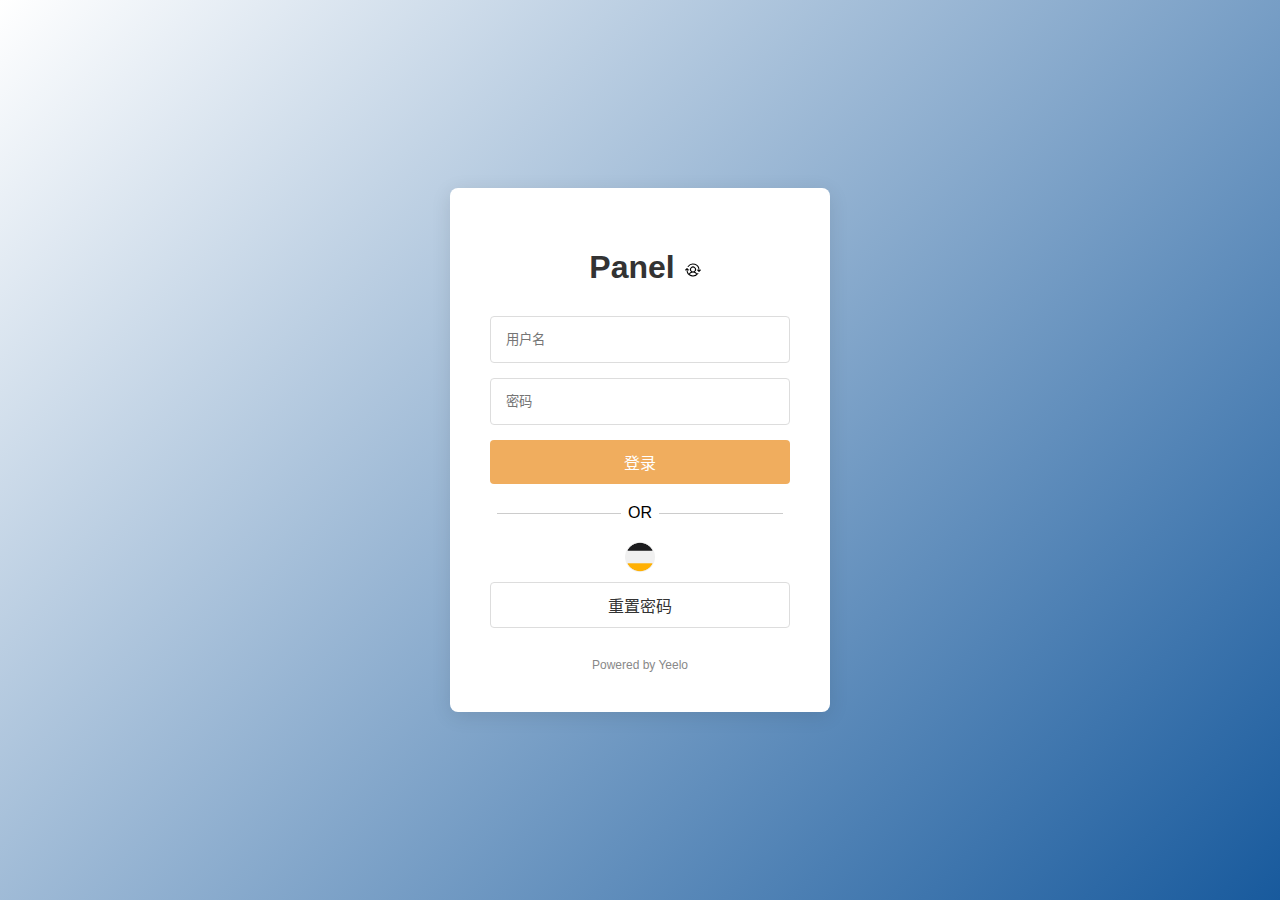
<file: src/main/resources/static/account.html>
<!DOCTYPE html>
<html lang="en">
<head>
    <link rel="icon" href="pics/humbleicons--coffee.svg" type="image/x-icon">
    <meta charset="UTF-8">
    <meta name="viewport" content="width=device-width, initial-scale=1.0">
    <title>Pandora Helper</title>
    <style>
        button {
            background-color: #43cea2;
            color: #fff;
            border: none;
            padding: 8px 15px;
            border-radius: 4px;
            cursor: pointer;
            transition: all 0.2s ease;
            font-size: 0.9em;
            font-weight: 600;
        }

        button:hover {
            background-color: #2980b9;
            transform: translateY(-1px);
            box-shadow: 0 2px 5px rgba(0, 0, 0, 0.1);
        }

        body, html {
            font-family: Arial, sans-serif;
            margin: 0;
            padding: 0;
            height: 100%;
            background-color: #f5f5f5;
        }

        .container {
            display: flex;
            height: 100%;
        }

        .sidebar {
            width: 220px;
            background-color: #ffffff;
            padding: 20px;
            box-shadow: 2px 0 5px rgba(0, 0, 0, 0.1);
            position: fixed; /* 固定导航栏 */
            height: 100%; /* 确保导航栏占满左侧高度 */
        }

        .sidebar h2 {
            color: #0e8f6f;
            margin-bottom: 20px;
            font-size: 22px;
        }

        .sidebar ul {
            list-style-type: none;
            padding: 0;
        }

        .sidebar li {
            margin-bottom: 15px;
        }

        .sidebar a {
            color: #333;
            text-decoration: none;
            font-size: 18px;
            display: block;
            padding: 10px 15px;
            border-radius: 4px;
            transition: background-color 0.3s, color 0.3s;
        }

        .sidebar a:hover, .sidebar a.active {
            background-color: #0e8f6f;
            color: #fff;
        }

        .main-content {
            margin-left: 240px; /* 确保内容部分从导航栏右侧开始 */
            padding: 20px;
            flex-grow: 1;
        }

        .panel {
            background-color: #ffffff;
            border-radius: 5px;
            padding: 20px;
            box-shadow: 0 2px 5px rgba(0, 0, 0, 0.1);
        }

        .search-bar {
            display: flex;
            margin-bottom: 20px;
        }

        .search-bar input {
            flex-grow: 1;
            padding: 10px;
            border: 1px solid #ddd;
            border-radius: 4px 0 0 4px;
        }

        .search-bar button {
            padding: 10px 20px;
            background-color: #0e8f6f;
            color: white;
            border: none;
            border-radius: 0 4px 4px 0;
            cursor: pointer;
        }

        table {
            width: 100%;
            border-collapse: collapse;
        }

        th, td {
            text-align: left;
            padding: 12px;
            border-bottom: 1px solid #ddd;
        }

        th {
            background-color: #f2f2f2;
        }

        .action-buttons button {
            margin-right: 5px;
            padding: 5px 10px;
            border: none;
            border-radius: 4px;
            cursor: pointer;
        }

        .refresh-btn {
            background-color: #0e8f6f;
            color: white;
        }

        .open-share-btn {
            background-color: #0e8f6f;
            color: white;
        }

        .distribute-claude-btn {
            background-color: #6fafd2;
            color: white;
        }

        .distribute-gpt-btn {
            background-color: #43cea2;
            color: white;
        }

        .update-parent-btn {
            background-color: #f0ad99;
            color: white;
        }

        .edit-btn {
            background-color: #f0ad4e;
            color: white;
        }

        .delete-btn {
            background-color: #d9534f;
            color: white;
        }

        .create-new {
            float: right;
            padding: 10px 20px;
            background-color: #0e8f6f;
            color: white;
            border: none;
            border-radius: 4px;
            cursor: pointer;
            margin-bottom: 20px;
        }

        /*.modal {*/
        /*    display: none;*/
        /*    position: fixed;*/
        /*    z-index: 1;*/
        /*    left: 0;*/
        /*    top: 0;*/
        /*    width: 100%;*/
        /*    height: 100%;*/
        /*    overflow: auto;*/
        /*    background-color: rgba(0, 0, 0, 0.4);*/
        /*}*/

        .modal-content {
            background-color: #fefefe;
            padding: 20px;
            border: 1px solid #888;
            width: auto; /* 适应内容宽度 */
            max-width: 500px; /* 最大宽度 */
            border-radius: 5px;
            box-shadow: 0 4px 8px rgba(0, 0, 0, 0.1);
        }

        @media (max-width: 600px) {
            .modal-content {
                max-width: 90%; /* 在小屏幕上占更大比例的宽度 */
            }
        }

        .close {
            color: #aaa;
            float: right;
            font-size: 28px;
            font-weight: bold;
            cursor: pointer;
        }

        .close:hover,
        .close:focus {
            color: black;
            text-decoration: none;
            cursor: pointer;
        }

        .ellipsis {
            max-width: 120px; /* 设置最大宽度，根据实际需求调整 */
            overflow: hidden;
            text-overflow: ellipsis;
            white-space: nowrap;
            display: block; /* 确保应用block布局 */
        }

        .share-ellipsis {
            max-width: 150px; /* 设置最大宽度，根据实际需求调整 */
            overflow: hidden;
            text-overflow: ellipsis;
            white-space: nowrap;
            display: block; /* 确保应用block布局 */
        }

        .modal {
            display: none;
            justify-content: center; /* 水平居中 */
            align-items: center; /* 垂直居中 */
            position: fixed;
            z-index: 1;
            left: 0;
            top: 0;
            width: 100%;
            height: 100%;
            overflow: auto;
            background-color: rgba(0, 0, 0, 0.4);
        }

        form {
            background-color: white;
            padding: 2rem;
            border-radius: 8px;
            box-shadow: 0 4px 6px rgba(0, 0, 0, 0.1);
            width: 300px;
        }

        label {
            display: block;
            margin-top: 1rem;
            margin-bottom: 0.5rem;
            color: #666;
        }

        input[type="email"],
        input[type="password"],
        input[type="text"] {
            width: 100%;
            padding: 0.5rem;
            border: 1px solid #ddd;
            border-radius: 4px;
            box-sizing: border-box;
        }

        .checkbox-container {
            display: flex;
            align-items: center;
            margin-top: 1rem;
        }

        .checkbox-container label {
            margin-top: 0;
            margin-left: 0.5rem;
        }

        .tanchuang-button {
            display: block;
            width: 100%;
            padding: 0.75rem;
            background-color: #0e8f6f;
            color: white;
            border: none;
            border-radius: 4px;
            cursor: pointer;
            margin-top: 1.5rem;
            font-size: 1rem;
        }

        /* 基本开关样式 */
        .switch {
            position: relative;
            display: inline-block;
            width: 60px;
            height: 34px;
        }

        /* 隐藏默认的复选框 */
        .switch input {
            opacity: 0;
            width: 0;
            height: 0;
        }

        /* 滑块样式 */
        .slider {
            position: absolute;
            cursor: pointer;
            top: 0;
            left: 0;
            right: 0;
            bottom: 0;
            background-color: #ccc;
            transition: .4s;
            border-radius: 34px;
        }

        /* 滑块::before 伪元素样式 */
        .slider:before {
            position: absolute;
            content: "";
            height: 26px;
            width: 26px;
            left: 4px;
            bottom: 4px;
            background-color: white;
            transition: .4s;
            border-radius: 50%;
        }

        /* 检查复选框是否被选中，更改滑块颜色 */
        input:checked + .slider {
            background-color: #2196F3;
        }

        /* 检查复选框是否被选中，移动滑块位置 */
        input:checked + .slider:before {
            transform: translateX(26px);
        }

        /* 可选：增加鼠标悬停效果 */
        .slider:hover {
            background-color: #7b7b7b;
        }

        #add-type {
            width: 100%;
            padding: 0.5rem;
            border: 1px solid #ddd;
            border-radius: 4px;
            box-sizing: border-box;
        }

        #configSelect {
            width: 100%;
            padding: 0.5rem;
            border: 1px solid #ddd;
            border-radius: 4px;
            box-sizing: border-box;
        }

        .clickable {
            cursor: pointer;
        }

        tbody {
            font-size: 0.95em;
        }

        tbody tr {
            transition: all 0.2s ease-in-out;
            border-radius: 4px;
        }

        tbody tr:nth-child(even) {
            background-color: #f8f9fa;
        }

        tbody tr:hover {
            background-color: #e9ecef;
            transform: translateY(-2px);
            box-shadow: 0 4px 6px rgba(0, 0, 0, 0.1);
        }

        tbody td {
            padding: 12px 15px;
            vertical-align: middle;
            border-bottom: 1px solid #dee2e6;
            transition: all 0.2s ease-in-out;
        }

        tbody tr:last-child td {
            border-bottom: none;
        }

        tbody td:first-child {
            font-weight: 500;
            color: #495057;
        }

        /*tbody td:not(:first-child) {*/
        /*    color: #6c757d;*/
        /*}*/

        tbody td:last-child {
            text-align: left;
        }

        /* 为长文本添加省略号 */
        tbody td.truncate {
            max-width: 200px;
            white-space: nowrap;
            overflow: hidden;
            text-overflow: ellipsis;
        }

        /* 为状态类的列添加特殊样式 */
        tbody td.status {
            font-weight: 600;
        }

        tbody td.status-active {
            color: #28a745;
        }

        tbody td.status-inactive {
            color: #dc3545;
        }

        /* 为操作按钮添加样式 */
        tbody td .action-btn {
            padding: 6px 12px;
            border-radius: 4px;
            background-color: #007bff;
            color: white;
            text-decoration: none;
            font-size: 0.9em;
            transition: background-color 0.2s ease-in-out;
        }

        tbody td .action-btn:hover {
            background-color: #0056b3;
        }

        /* 表格整体样式 */
        table {
            width: 100%;
            border-collapse: separate;
            border-spacing: 0;
            margin-bottom: 1rem;
            font-size: 0.9em;
            border: 1px solid #e0e0e0;
            border-radius: 8px;
            overflow: hidden;
            box-shadow: 0 0 20px rgba(0, 0, 0, 0.05);
        }

        /* 表头样式 */
        thead {
            background-color: #f5f5f5;
        }

        thead tr {
            background-color: #f5f5f5;
            color: #333;
            text-align: left;
            font-weight: bold;
        }

        thead th {
            padding: 12px 15px;
            border-bottom: 2px solid #e0e0e0;
        }

        /* 表格行样式 */
        tr {
            border-bottom: 1px solid #e0e0e0;
        }

        tr:last-child {
            border-bottom: none;
        }

        tbody tr:nth-child(even) {
            background-color: #fafafa;
        }

        tbody tr:hover {
            background-color: #f0f0f0;
            transition: background-color 0.3s ease;
        }

        /* 表格单元格样式 */
        td, th {
            padding: 12px 15px;
            text-align: left;
        }

        /* 首列样式 */
        td:first-child, th:first-child {
            padding-left: 20px;
        }

        /* 末列样式 */
        td:last-child, th:last-child {
            padding-right: 20px;
        }

        /* 状态样式 */
        .status {
            padding: 5px 10px;
            border-radius: 20px;
            font-weight: bold;
        }

        .status-active {
            background-color: #e8f5e9;
            color: #2e7d32;
        }

        .status-inactive {
            background-color: #ffebee;
            color: #c62828;
        }

        /* 操作按钮样式 */
        .action-btn {
            padding: 6px 12px;
            border-radius: 4px;
            background-color: #2196f3;
            color: white;
            text-decoration: none;
            font-size: 0.9em;
            transition: background-color 0.2s ease-in-out;
        }

        .action-btn:hover {
            background-color: #1976d2;
        }

        .pagination {
            display: flex;
            justify-content: center;
            margin-top: 20px;
        }

        .pagination button {
            margin: 0 5px;
            padding: 5px 10px;
            cursor: pointer;
        }

        #auditSelect {
            width: 100%;
            padding: 0.5rem;
            border: 1px solid #ddd;
            border-radius: 2px;
            box-sizing: border-box;
        }
    </style>
</head>
<body>

<div class="container">
    <div class="sidebar">
        <h2>Pandora Helper</h2>
        <ul>
            <li><a href="#" id="accountNav" class="active">账号管理</a></li>
            <li><a href="#" id="shareNav">分享管理</a></li>
            <li><a href="#" id="carNav">停车场</a></li>
        </ul>
    </div>
    <div class="main-content">
        <div id="accountPanel" class="panel">
            <h2>账号管理</h2>
            <div class="search-bar">
                <input id="email-query" type="email-query" placeholder="Email">
                <button onclick="emailQuery()">查询</button>
            </div>
            <button class="create-new" onclick="openModal('accountModal')">新增</button>
            <table>
                <thead>
                <tr>
                    <th>邮箱</th>
                    <!--                    <th>密码</th>-->
                    <th>账号类型</th>
                    <th>Access Token</th>
                    <th>共享</th>
                    <th>更新时间</th>
                    <th>共享</th>
                    <th>操作</th>
                </tr>
                </thead>
                <tbody id="accountTableBody">

                </tbody>

            </table>
            <div class="pagination">
                <button id="accountPrevBtn">上一页</button>
                <span id="accountPageInfo"></span>
                <button id="accountNextBtn">下一页</button>
            </div>
        </div>
    </div>
</div>


<div id="auditModal" class="modal">
    <div class="modal-content">
        <span class="close" onclick="closeModal('auditModal')">&times;</span>
        <h2>审核</h2>
        <form>
            <input type="hidden" id="audit_account_id" name="audit_account_id">
            <label for="auditSelect">选择申请：</label>
            <select id="auditSelect">
                <!--                <option value="option1">选项1</option>-->
                <!--                <option value="option2">选项2</option>-->
            </select>
            <button class="tanchuang-button" type="button" onclick="submitAudit(true)">通过</button>
            <button class="tanchuang-button" type="button" style="background-color: #d9534f" onclick="submitAudit(false)">拒绝</button>
        </form>
    </div>
</div>

<div id="accountModal" class="modal">
    <div class="modal-content">
        <span class="close" onclick="closeModal('accountModal')">&times;</span>
        <h2>新增账号</h2>
        <form style="padding-top: 20px; padding-bottom: 20px">
            <label for="add-name">账号名称(用于展示)</label>
            <input type='text' id="add-name" name="add-name">

            <label for="add-email">邮箱</label>
            <input type="email" id="add-email" name="add-email" required>

            <label for="add-type">账号类型</label>
            <select id="add-type" name="add-type" required>
                <option value=1>ChatGPT</option>
                <option value=2>Claude</option>
            </select>

            <!--            <div class="checkbox-container">-->
            <label for="toggleSwitch">是否共享</label>
            <label class="switch" style="margin-top: 4px; margin-bottom: 4px">
                <input type="checkbox" id="toggleSwitch">
                <span class="slider round"></span>
            </label>

            <!--                <input type="checkbox" id="toggleSwitch">-->
            <!--            </div>-->
            <input type="hidden" id="toggleValue" name="toggleValue" value="0">


            <label for="add-account-refresh-token">Refresh Token</label>
            <input type="text" id="add-account-refresh-token" name="add-account-refresh-token">

            <label for="add-account-access-token">Access Token</label>
            <input type="text" id="add-account-access-token" name="add-account-access-token">

            <!--            <label for="add-account-comment">备注</label>-->
            <!--            <input type="text" id="add-account-comment" name="add-account-comment">-->

            <button class="tanchuang-button" type="button" onclick="addAccount()">保存</button>
        </form>
    </div>
</div>

<div id="accountUpdateModal" class="modal">
    <div class="modal-content">
        <span class="close" onclick="closeModal('accountUpdateModal')">&times;</span>
        <h2>修改账号</h2>
        <form style="padding-top: 20px; padding-bottom: 20px">
            <input type="hidden" id="update-userId" name="userId">
            <label for="update-email">邮箱</label>
            <input type="email" id="update-email" name="update-email">

            <label for="update-name">账号名称(用于展示)</label>
            <input type='text' id="update-name" name="update-name">

            <!--            <div class="checkbox-container">-->
            <label for="toggleSwitch">是否共享</label>
            <label class="switch" style="margin-top: 4px; margin-bottom: 4px">
                <input type="checkbox" id="toggleSwitchUpdate">
                <span class="slider round"></span>
            </label>

            <!--                <input type="checkbox" id="toggleSwitch">-->
            <!--            </div>-->
            <input type="hidden" id="toggleValueUpdate" name="toggleValue" value="0">


            <label for="update-account-refresh-token">Refresh Token</label>
            <input type="text" id="update-account-refresh-token" name="update-account-refresh-token">

            <label for="update-account-access-token">Access Token</label>
            <input type="text" id="update-account-access-token" name="update-account-access-token">

            <button class="tanchuang-button" type="button" onclick="updateAccount()">保存</button>
        </form>
    </div>
</div>

<div id="shareModal" class="modal">
    <div class="modal-content">
        <span class="close" onclick="closeModal('shareModal')">&times;</span>
        <h2>新增共享</h2>
        <form>
            <input type="hidden" id="add-share-id" name="add-share-id">
            <label for="add-share-unique-name">用户名</label><br>
            <input type="text" id="add-share-unique-name" name="add-share-unique-name"><br>
            <label for="add-share-password">密码</label>
            <input type="password" id="add-share-password" name="add-share-password" required><br>
            <label for="add-share-comment">备注</label>
            <input type="text" id="add-share-comment" name="add-comment"><br>
            <label for="add-share-expiration">过期时间</label><br>
            <input type="date" id="add-share-expiration" name="add-share-expiration"><br><br>
            <button class="tanchuang-button" type="button" onclick="addShare()">保存</button>
        </form>
    </div>
</div>

<script type="text/javascript">

    function submitAudit(isAllow) {
        // 转换为数值类型configSelect
        var shareId = parseInt(document.getElementById('auditSelect').value);
        if (isNaN(shareId) || shareId === undefined){
            closeModal('auditModal');
            alert("无审核项");
            return true;
        }
        var account = parseInt(document.getElementById('audit_account_id').value);
        var xhr = new XMLHttpRequest();
        xhr.open("POST", "/car/audit", true);
        xhr.setRequestHeader('Content-Type', 'application/json');
        // 设置token
        xhr.setRequestHeader('Authorization', "Bearer " + localStorage.getItem('token'));
        xhr.onreadystatechange = function () {
            if (xhr.readyState === XMLHttpRequest.DONE) {
                closeModal('auditModal');
                var result = JSON.parse(xhr.responseText);
                if (result.status) {
                    alert("审核完成");
                } else {
                    alert("审核失败");
                }
                fetchAccounts('')
                document.getElementById('audit_account_id').value = ''
            }
        }
        xhr.send(JSON.stringify({shareId: shareId, accountId: account, allowApply: (isAllow ? 1 : 0)}));

    }

    function fetchApplies(accountId) {
        var xhr = new XMLHttpRequest();
        xhr.open("GET", "/car/fetchApplies?accountId=" + accountId, true);
        xhr.setRequestHeader('Authorization', "Bearer " + localStorage.getItem('token'));
        xhr.onreadystatechange = function () {
            if (xhr.readyState === XMLHttpRequest.DONE && xhr.status === 200) {
                var options = JSON.parse(xhr.responseText).data;
                var select = document.getElementById('auditSelect');
                select.innerHTML = ''; // 清空现有选项

                // let optEmpty = document.createElement('option');
                // optEmpty.value = '-1'
                // optEmpty.label = '-';
                // optEmpty.innerHTML =
                //     select.appendChild(optEmpty);

                options.forEach(function (option) {
                    var opt = document.createElement('option');
                    opt.value = option.value;
                    opt.innerHTML = option.label;
                    select.appendChild(opt);
                });
            }
        };
        xhr.send();
    }

    function openAuditModal(accountId) {
        fetchApplies(accountId); // 获取配置选项
        document.getElementById('audit_account_id').value = accountId;
        document.getElementById('auditModal').style.display = 'flex';
    }

    document.getElementById('toggleSwitch').addEventListener('change', function () {
        // 如果开关被激活，则值为1，否则为0
        document.getElementById('toggleValue').value = this.checked ? 1 : 0;
    });

    document.getElementById('toggleSwitchUpdate').addEventListener('change', function () {
        var value = this.checked ? 1 : 0; // 如果开关被激活，则值为1，否则为0
        document.getElementById('toggleValueUpdate').value = value;
    });

    function addAccount() {
        var email = document.getElementById('add-email').value;
        var name = document.getElementById('add-name').value;
        var type = document.getElementById('add-type').value;
        // var comment = document.getElementById('add-account-comment').value;
        var refresh = document.getElementById('add-account-refresh-token').value;
        var access = document.getElementById('add-account-access-token').value;
        var shared = document.getElementById('toggleValue').value
        var xhr = new XMLHttpRequest();
        xhr.open("POST", "/account/add", true);
        xhr.setRequestHeader('Content-Type', 'application/json');
        xhr.setRequestHeader('Authorization', "Bearer " + localStorage.getItem('token'));
        // 设置body
        xhr.onreadystatechange = function () {
            if (xhr.readyState === XMLHttpRequest.DONE) {
                closeModal('accountModal')
                if (xhr.status === 200) {
                    alert("添加成功")
                    fetchAccounts('')
                    document.getElementById('add-email').value = '';
                    document.getElementById('add-name').value = '';
                    // document.getElementById('add-account-comment').value = '';
                    document.getElementById('add-account-refresh-token').value = '';
                    document.getElementById('add-account-access-token').value = '';
                    document.getElementById('toggleSwitch').checked = false;
                    document.getElementById('toggleValue').value = 0;
                } else {
                    alert("添加失败");
                }
            }
        }
        xhr.send(JSON.stringify({
            email: email,
            name: name,
            accountType: type,
            // comment: comment,
            accessToken: access,
            refreshToken: refresh,
            shared: shared
        }));

    }

    function openShareModel(accountId) {
        openModal('shareModal', accountId)
        document.getElementById('add-share-id').value = accountId
    }

    function addShare() {
        var accountId = document.getElementById('add-share-id').value;
        var username = document.getElementById('add-share-unique-name').value;
        var password = document.getElementById('add-share-password').value;
        var comment = document.getElementById('add-share-comment').value;
        var expiration = document.getElementById('add-share-expiration').value;
        var xhr = new XMLHttpRequest();
        xhr.open("POST", "/share/add", true);
        xhr.setRequestHeader('Content-Type', 'application/json');
        xhr.setRequestHeader('Authorization', "Bearer " + localStorage.getItem('token'));
        // 设置body
        xhr.onreadystatechange = function () {
            if (xhr.readyState === XMLHttpRequest.DONE) {
                closeModal('shareModal')
                let res = JSON.parse(xhr.responseText)
                if (res.status) {
                    alert("添加成功")
                    fetchAccounts('')
                    document.getElementById('add-share-id').value = '';
                    document.getElementById('add-share-unique-name').value = '';
                    document.getElementById('add-share-password').value = '';
                    document.getElementById('add-share-comment').value = '';
                    document.getElementById('add-share-expiration').value = '';
                } else {
                    alert(res.message);
                    document.getElementById('add-share-id').value = '';
                    document.getElementById('add-share-unique-name').value = '';
                    document.getElementById('add-share-password').value = '';
                    document.getElementById('add-share-comment').value = '';
                    document.getElementById('add-share-expiration').value = '';
                }
            }
        }
        xhr.send(JSON.stringify({
            accountId: accountId,
            uniqueName: username,
            password: password,
            comment: comment,
            expiresAt: expiration
        }));
    }


    function updateAccount() {
        var userId = document.getElementById('update-userId').value;
        var email = document.getElementById('update-email').value;
        var name = document.getElementById('update-name').value;
        var refresh = document.getElementById('update-account-refresh-token').value;
        var access = document.getElementById('update-account-access-token').value;
        var shared = document.getElementById('toggleValueUpdate').value
        var xhr = new XMLHttpRequest();
        xhr.open("PATCH", "/account/update", true);
        xhr.setRequestHeader('Content-Type', 'application/json');
        xhr.setRequestHeader('Authorization', "Bearer " + localStorage.getItem('token'));
        // 设置body
        xhr.onreadystatechange = function () {
            if (xhr.readyState === XMLHttpRequest.DONE) {
                closeModal('accountModal')
                if (xhr.status === 200) {
                    closeModal('accountUpdateModal')
                    alert("更新成功")
                    fetchAccounts('')
                    document.getElementById('update-userId').value = '';
                    document.getElementById('update-email').value = '';
                    document.getElementById('update-name').value = '';
                    document.getElementById('update-account-refresh-token').value = '';
                    document.getElementById('update-account-access-token').value = '';
                    document.getElementById('toggleValueUpdate').value = 0;
                    document.getElementById('toggleSwitchUpdate').checked = false;
                } else {
                    alert("更新失败");
                }
            }
        }
        xhr.send(JSON.stringify({
            id: userId,
            email: email,
            name: name,
            accessToken: access,
            refreshToken: refresh,
            shared: shared
        }));

    }

    function refreshAccount(accountId) {
        var xhr = new XMLHttpRequest();
        xhr.open("POST", "/account/refresh?accountId=" + accountId, true);
        xhr.setRequestHeader('Content-Type', 'application/json');
        xhr.setRequestHeader('Authorization', "Bearer " + localStorage.getItem('token'));
        // 设置body
        xhr.onreadystatechange = function () {
            if (xhr.readyState === XMLHttpRequest.DONE) {
                if (xhr.status === 200) {
                    alert("刷新成功")
                    fetchAccounts('')
                } else {
                    alert("刷新失败");
                }
            }
        }
        xhr.send()
    }

    async function fetchAccounts(email) {

        const tableBody = document.getElementById('accountTableBody');

        const startIndex = (curAccountPage - 1) * 8;
        const endIndex = startIndex + 8;

        var xhr = new XMLHttpRequest();
        xhr.open("GET", "/account/list?emailAddr=" + email, true);
        xhr.setRequestHeader('Authorization', "Bearer " + localStorage.getItem('token'));
        xhr.onreadystatechange = function () {
            if (xhr.readyState === XMLHttpRequest.DONE) {
                if (xhr.status === 200) {
                    const res = JSON.parse(xhr.responseText);
                    tableBody.innerHTML = ''; // 清空现有的表格内容
                    accountTotal = res.data.length
                    const pageData = res.data.slice(startIndex, endIndex);

                    pageData.forEach(account => {
                        const refreshButton = account.type !== 'Claude'
                            ? `<button class="refresh-btn" onclick="refreshAccount('${account.id}')">Refresh</button>`
                            : '';
                        const btColor = account.count >0 ? '#FFDD55' : 'white';
                        const shareButton = account.shared
                            ? `<img style="cursor: pointer; background-color: ${btColor};" onclick="openAuditModal(${account.id})" src="pics/iconamoon--cloud-yes-fill.svg"/>`
                            : `<img style="cursor: pointer; background-color: ${btColor};" onclick="openAuditModal(${account.id})" src="pics/dashicons--no.svg"/>`;

                        const row = `
                <tr>
                    <td>${account.email}</td>
                    <td style="width: 90px"><div class="ellipsis">${account.type}</div></td>
                    <td><div class="ellipsis">${account.accessToken}</div></td>
                    <td style="width: 60px;">${shareButton}</td>
                    <td style="width: 150px;">${account.updateTime}</td>
                    <td style="width: 150px;">
                        <button onclick="fetchShareList('${account.email}', '${account.accountType}')">Share List</button>
                        <button onclick="openShareModel('${account.id}')">+</button>
                    </td>
                    <td>
                        ${refreshButton}
                        <button class="edit-btn" onclick="editAccount('${account.id}','${account.email}','${account.name}','${account.shared}','${account.refreshToken}','${account.accessToken}')">Edit</button>
                        <button class="delete-btn" onclick="deleteAccount('${account.id}')">Delete</button>
                    </td>
                </tr>
            `;
                        tableBody.innerHTML += row;
                        updateAccountPagination();
                    });
                }
            }
        }
        xhr.send()
    }

    let curAccountPage = 1;
    let accountTotal = 0;

    function fetchConfigOptions(type) {
        var xhr = new XMLHttpRequest();
        xhr.open("GET", "/account/options?type=" + type, true);
        xhr.setRequestHeader('Authorization', "Bearer " + localStorage.getItem('token'));
        xhr.onreadystatechange = function () {
            if (xhr.readyState === XMLHttpRequest.DONE && xhr.status === 200) {
                var options = JSON.parse(xhr.responseText).data;
                var select = document.getElementById('configSelect');
                select.innerHTML = ''; // 清空现有选项

                let optEmpty = document.createElement('option');
                optEmpty.value = type === 1 ? "-1" : "-2"
                optEmpty.label = '-';
                optEmpty.innerHTML =
                    select.appendChild(optEmpty);

                options.forEach(function (option) {
                    var opt = document.createElement('option');
                    opt.value = option.value;
                    opt.innerHTML = option.label;
                    select.appendChild(opt);
                });
            }
        };
        xhr.send();
    }


    function editAccount(id, email, password, shared, refresh, access) {
        openModal('accountUpdateModal', id, email, password, shared, refresh, access)
    }

    function deleteAccount(accountId) {
        var xhr = new XMLHttpRequest();
        xhr.open("DELETE", "/account/delete?id=" + accountId, true);
        xhr.setRequestHeader('Content-Type', 'application/json');
        xhr.setRequestHeader('Authorization', "Bearer " + localStorage.getItem('token'));
        // 设置body
        xhr.onreadystatechange = function () {
            if (xhr.readyState === XMLHttpRequest.DONE) {
                closeModal('accountModal')
                if (xhr.status === 200) {
                    alert("删除成功")
                    fetchAccounts('')
                } else {
                    alert("删除失败");
                }
            }
        }
        xhr.send(JSON.stringify({
            id: accountId
        }));
    }

    window.onload = async function () {
        const token = localStorage.getItem('token');
        if (token) {
            var xhr = new XMLHttpRequest();
            xhr.open("GET", "/user/checkToken", true);
            xhr.setRequestHeader('Authorization', "Bearer " + token);
            xhr.onreadystatechange = function () {
                if (xhr.readyState === XMLHttpRequest.DONE) {
                    if (xhr.status === 200) {
                        const res = JSON.parse(xhr.responseText);
                        if (res.data) {
                            localStorage.setItem("token", token)
                            fetchAccounts('')
                            return true
                        } else {
                            alert(res.message);
                            window.location.href = 'panel.html';
                        }
                    }
                }
            }
            xhr.send()
        } else {
            // 如果没有授权信息，跳转到登录页面
            alert('未监测到登录状态,请登录');
            window.location.href = 'panel.html';
        }
    }

    function openModal(modalId) {
        document.getElementById(modalId).style.display = 'flex';
    }

    function auditCar(accountId) {
        console.log(accountId)
    }

    function openModal(modalId, id, email, password, shared, refresh, access) {
        document.getElementById(modalId).style.display = 'flex';
        const userId = document.getElementById('update-userId')
        const mailM = document.getElementById('update-email')
        const passM = document.getElementById('update-name')
        const accessM = document.getElementById('update-account-access-token')
        const refreshM = document.getElementById('update-account-refresh-token')
        const sharedM = document.getElementById('toggleValueUpdate')
        const switchCondition = document.getElementById('toggleSwitchUpdate')

        userId.value = id;
        mailM.value = email;
        passM.value = password;
        accessM.value = access;
        refreshM.value = refresh;
        sharedM.value = shared;
        userId.value = id;
        switchCondition.checked = (shared === '1');
    }

    function emailQuery() {
        const email = document.getElementById('email-query')
        fetchAccounts(email.value)
    }

    function closeModal(modalId) {
        document.getElementById(modalId).style.display = "none";
    }

    document.getElementById('accountNav').addEventListener('click',async function () {
        fetchAccounts('')
    });

    document.getElementById('shareNav').addEventListener('click',async function () {
        window.location.href = 'share.html';
    });

    document.getElementById('carNav').addEventListener('click',async function () {
        window.location.href = 'car.html';
    });


    function updateAccountPagination() {
        const pageInfo = document.getElementById('accountPageInfo');
        const totalPages = Math.ceil(accountTotal / 8);
        pageInfo.textContent = `第 ${curAccountPage} 页，共 ${totalPages} 页`;

        document.getElementById('accountPrevBtn').disabled = curAccountPage === 1;
        document.getElementById('accountNextBtn').disabled = curAccountPage === totalPages;
    }

    document.getElementById('accountPrevBtn').addEventListener('click', () => {
        let email = document.getElementById('email-query').value
        if (curAccountPage > 1) {
            curAccountPage--;
            fetchAccounts(email === undefined ? '' : email);
        }
    });

    document.getElementById('accountNextBtn').addEventListener('click', () => {
        let email = document.getElementById('email-query').value
        const totalPages = Math.ceil(accountTotal / 8);
        if (curAccountPage < totalPages) {
            curAccountPage++;
            fetchAccounts(email === undefined ? '' : email);
        }
    });

    function fetchShareList(email, type) {
        window.location.href = 'share.html?email=' + email + "&type=" + type
    }


</script>
</body>
</html>
</file>
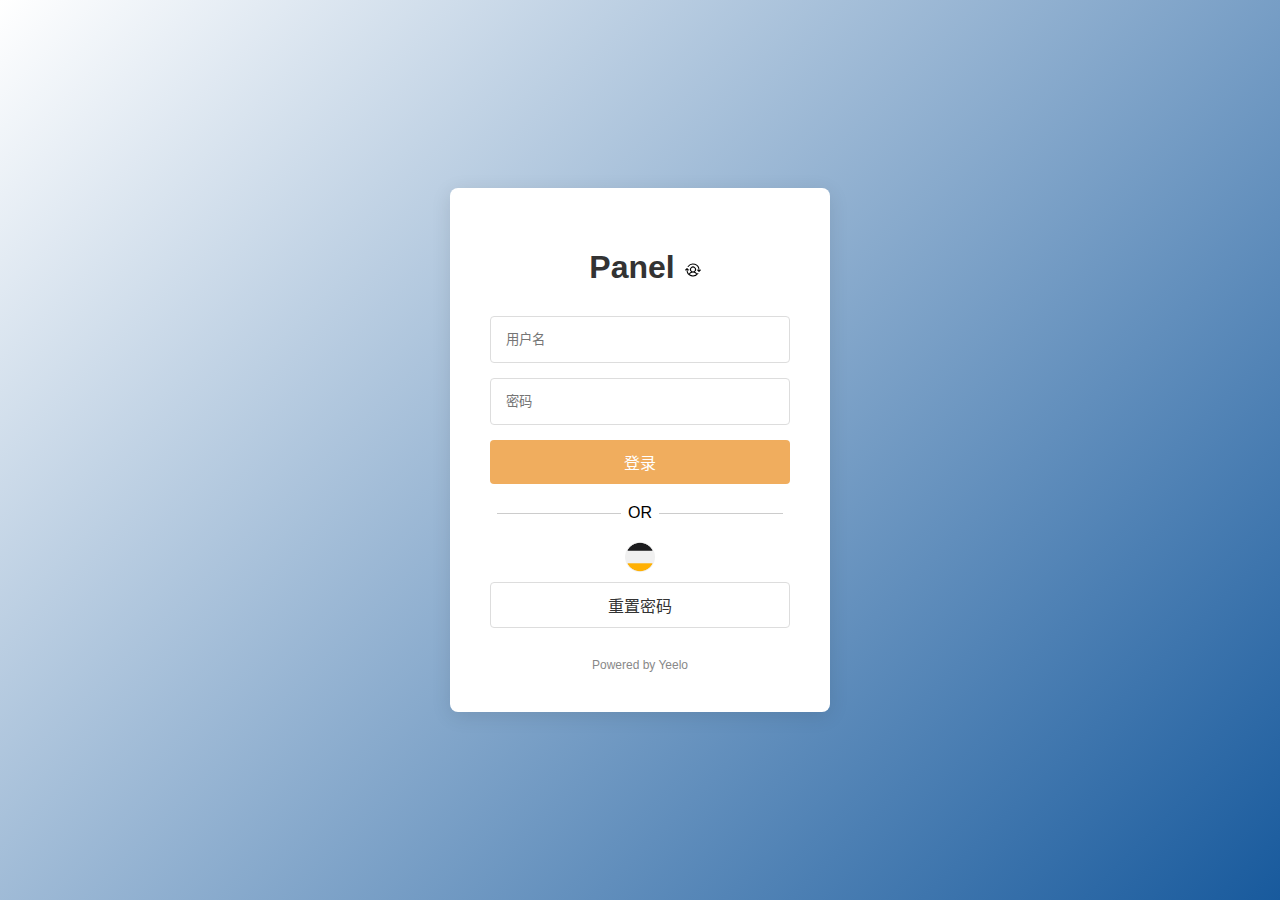
<file: src/main/resources/static/admin.html>
<!DOCTYPE html>
<html lang="en">
<head>
    <link rel="icon" href="pics/humbleicons--coffee.svg" type="image/x-icon">
    <meta charset="UTF-8">
    <meta name="viewport" content="width=device-width, initial-scale=1.0">
    <title>Pandora Helper</title>
    <style>
        button {
            background-color: #43cea2;
            color: #fff;
            border: none;
            padding: 8px 15px;
            border-radius: 4px;
            cursor: pointer;
            transition: all 0.2s ease;
            font-size: 0.9em;
            font-weight: 600;
        }

        button:hover {
            background-color: #2980b9;
            transform: translateY(-1px);
            box-shadow: 0 2px 5px rgba(0, 0, 0, 0.1);
        }

        body, html {
            font-family: Arial, sans-serif;
            margin: 0;
            padding: 0;
            height: 100%;
            background-color: #f5f5f5;
        }

        .container {
            display: flex;
            height: 100%;
        }

        .sidebar {
            width: 220px;
            background-color: #ffffff;
            padding: 20px;
            box-shadow: 2px 0 5px rgba(0, 0, 0, 0.1);
            position: fixed; /* 固定导航栏 */
            height: 100%; /* 确保导航栏占满左侧高度 */
        }

        .sidebar h2 {
            color: #0e8f6f;
            margin-bottom: 20px;
            font-size: 22px;
        }

        .sidebar ul {
            list-style-type: none;
            padding: 0;
        }

        .sidebar li {
            margin-bottom: 15px;
        }

        .sidebar a {
            color: #333;
            text-decoration: none;
            font-size: 18px;
            display: block;
            padding: 10px 15px;
            border-radius: 4px;
            transition: background-color 0.3s, color 0.3s;
        }

        .sidebar a:hover, .sidebar a.active {
            background-color: #0e8f6f;
            color: #fff;
        }

        .main-content {
            margin-left: 240px; /* 确保内容部分从导航栏右侧开始 */
            padding: 20px;
            flex-grow: 1;
        }

        .panel {
            background-color: #ffffff;
            border-radius: 5px;
            padding: 20px;
            box-shadow: 0 2px 5px rgba(0, 0, 0, 0.1);
        }

        .search-bar {
            display: flex;
            margin-bottom: 20px;
        }

        .search-bar input {
            flex-grow: 1;
            padding: 10px;
            border: 1px solid #ddd;
            border-radius: 4px 0 0 4px;
        }

        .search-bar button {
            padding: 10px 20px;
            background-color: #0e8f6f;
            color: white;
            border: none;
            border-radius: 0 4px 4px 0;
            cursor: pointer;
        }

        table {
            width: 100%;
            border-collapse: collapse;
        }

        th, td {
            text-align: left;
            padding: 12px;
            border-bottom: 1px solid #ddd;
        }

        th {
            background-color: #f2f2f2;
        }

        .action-buttons button {
            margin-right: 5px;
            padding: 5px 10px;
            border: none;
            border-radius: 4px;
            cursor: pointer;
        }

        .refresh-btn {
            background-color: #0e8f6f;
            color: white;
        }

        .open-share-btn {
            background-color: #0e8f6f;
            color: white;
        }

        .distribute-claude-btn {
            background-color: #6fafd2;
            color: white;
        }

        .distribute-gpt-btn {
            background-color: #43cea2;
            color: white;
        }

        .update-parent-btn {
            background-color: #f0ad99;
            color: white;
        }

        .edit-btn {
            background-color: #f0ad4e;
            color: white;
        }

        .delete-btn {
            background-color: #d9534f;
            color: white;
        }

        .create-new {
            float: right;
            padding: 10px 20px;
            background-color: #0e8f6f;
            color: white;
            border: none;
            border-radius: 4px;
            cursor: pointer;
            margin-bottom: 20px;
        }

        /*.modal {*/
        /*    display: none;*/
        /*    position: fixed;*/
        /*    z-index: 1;*/
        /*    left: 0;*/
        /*    top: 0;*/
        /*    width: 100%;*/
        /*    height: 100%;*/
        /*    overflow: auto;*/
        /*    background-color: rgba(0, 0, 0, 0.4);*/
        /*}*/

        .modal-content {
            background-color: #fefefe;
            padding: 20px;
            border: 1px solid #888;
            width: auto; /* 适应内容宽度 */
            max-width: 500px; /* 最大宽度 */
            border-radius: 5px;
            box-shadow: 0 4px 8px rgba(0, 0, 0, 0.1);
        }

        @media (max-width: 600px) {
            .modal-content {
                max-width: 90%; /* 在小屏幕上占更大比例的宽度 */
            }
        }

        .close {
            color: #aaa;
            float: right;
            font-size: 28px;
            font-weight: bold;
            cursor: pointer;
        }

        .close:hover,
        .close:focus {
            color: black;
            text-decoration: none;
            cursor: pointer;
        }

        .ellipsis {
            max-width: 120px; /* 设置最大宽度，根据实际需求调整 */
            overflow: hidden;
            text-overflow: ellipsis;
            white-space: nowrap;
            display: block; /* 确保应用block布局 */
        }

        .share-ellipsis {
            max-width: 150px; /* 设置最大宽度，根据实际需求调整 */
            overflow: hidden;
            text-overflow: ellipsis;
            white-space: nowrap;
            display: block; /* 确保应用block布局 */
        }

        .modal {
            display: none;
            justify-content: center; /* 水平居中 */
            align-items: center; /* 垂直居中 */
            position: fixed;
            z-index: 1;
            left: 0;
            top: 0;
            width: 100%;
            height: 100%;
            overflow: auto;
            background-color: rgba(0, 0, 0, 0.4);
        }

        form {
            background-color: white;
            padding: 2rem;
            border-radius: 8px;
            box-shadow: 0 4px 6px rgba(0, 0, 0, 0.1);
            width: 300px;
        }

        label {
            display: block;
            margin-top: 1rem;
            margin-bottom: 0.5rem;
            color: #666;
        }

        input[type="email"],
        input[type="password"],
        input[type="text"] {
            width: 100%;
            padding: 0.5rem;
            border: 1px solid #ddd;
            border-radius: 4px;
            box-sizing: border-box;
        }

        .checkbox-container {
            display: flex;
            align-items: center;
            margin-top: 1rem;
        }

        .checkbox-container label {
            margin-top: 0;
            margin-left: 0.5rem;
        }

        .tanchuang-button {
            display: block;
            width: 100%;
            padding: 0.75rem;
            background-color: #0e8f6f;
            color: white;
            border: none;
            border-radius: 4px;
            cursor: pointer;
            margin-top: 1.5rem;
            font-size: 1rem;
        }

        /* 基本开关样式 */
        .switch {
            position: relative;
            display: inline-block;
            width: 60px;
            height: 34px;
        }

        /* 隐藏默认的复选框 */
        .switch input {
            opacity: 0;
            width: 0;
            height: 0;
        }

        /* 滑块样式 */
        .slider {
            position: absolute;
            cursor: pointer;
            top: 0;
            left: 0;
            right: 0;
            bottom: 0;
            background-color: #ccc;
            transition: .4s;
            border-radius: 34px;
        }

        /* 滑块::before 伪元素样式 */
        .slider:before {
            position: absolute;
            content: "";
            height: 26px;
            width: 26px;
            left: 4px;
            bottom: 4px;
            background-color: white;
            transition: .4s;
            border-radius: 50%;
        }

        /* 检查复选框是否被选中，更改滑块颜色 */
        input:checked + .slider {
            background-color: #2196F3;
        }

        /* 检查复选框是否被选中，移动滑块位置 */
        input:checked + .slider:before {
            transform: translateX(26px);
        }

        /* 可选：增加鼠标悬停效果 */
        .slider:hover {
            background-color: #7b7b7b;
        }

        #add-type {
            width: 100%;
            padding: 0.5rem;
            border: 1px solid #ddd;
            border-radius: 4px;
            box-sizing: border-box;
        }

        #configSelect {
            width: 100%;
            padding: 0.5rem;
            border: 1px solid #ddd;
            border-radius: 4px;
            box-sizing: border-box;
        }

        .clickable {
            cursor: pointer;
        }

        tbody {
            font-size: 0.95em;
        }

        tbody tr {
            transition: all 0.2s ease-in-out;
            border-radius: 4px;
        }

        tbody tr:nth-child(even) {
            background-color: #f8f9fa;
        }

        tbody tr:hover {
            background-color: #e9ecef;
            transform: translateY(-2px);
            box-shadow: 0 4px 6px rgba(0, 0, 0, 0.1);
        }

        tbody td {
            padding: 12px 15px;
            vertical-align: middle;
            border-bottom: 1px solid #dee2e6;
            transition: all 0.2s ease-in-out;
        }

        tbody tr:last-child td {
            border-bottom: none;
        }

        tbody td:first-child {
            font-weight: 500;
            color: #495057;
        }

        /*tbody td:not(:first-child) {*/
        /*    color: #6c757d;*/
        /*}*/

        tbody td:last-child {
            text-align: left;
        }

        /* 为长文本添加省略号 */
        tbody td.truncate {
            max-width: 200px;
            white-space: nowrap;
            overflow: hidden;
            text-overflow: ellipsis;
        }

        /* 为状态类的列添加特殊样式 */
        tbody td.status {
            font-weight: 600;
        }

        tbody td.status-active {
            color: #28a745;
        }

        tbody td.status-inactive {
            color: #dc3545;
        }

        /* 为操作按钮添加样式 */
        tbody td .action-btn {
            padding: 6px 12px;
            border-radius: 4px;
            background-color: #007bff;
            color: white;
            text-decoration: none;
            font-size: 0.9em;
            transition: background-color 0.2s ease-in-out;
        }

        tbody td .action-btn:hover {
            background-color: #0056b3;
        }

        /* 表格整体样式 */
        table {
            width: 100%;
            border-collapse: separate;
            border-spacing: 0;
            margin-bottom: 1rem;
            font-size: 0.9em;
            border: 1px solid #e0e0e0;
            border-radius: 8px;
            overflow: hidden;
            box-shadow: 0 0 20px rgba(0, 0, 0, 0.05);
        }

        /* 表头样式 */
        thead {
            background-color: #f5f5f5;
        }

        thead tr {
            background-color: #f5f5f5;
            color: #333;
            text-align: left;
            font-weight: bold;
        }

        thead th {
            padding: 12px 15px;
            border-bottom: 2px solid #e0e0e0;
        }

        /* 表格行样式 */
        tr {
            border-bottom: 1px solid #e0e0e0;
        }

        tr:last-child {
            border-bottom: none;
        }

        tbody tr:nth-child(even) {
            background-color: #fafafa;
        }

        tbody tr:hover {
            background-color: #f0f0f0;
            transition: background-color 0.3s ease;
        }

        /* 表格单元格样式 */
        td, th {
            padding: 12px 15px;
            text-align: left;
        }

        /* 首列样式 */
        td:first-child, th:first-child {
            padding-left: 20px;
        }

        /* 末列样式 */
        td:last-child, th:last-child {
            padding-right: 20px;
        }

        /* 状态样式 */
        .status {
            padding: 5px 10px;
            border-radius: 20px;
            font-weight: bold;
        }

        .status-active {
            background-color: #e8f5e9;
            color: #2e7d32;
        }

        .status-inactive {
            background-color: #ffebee;
            color: #c62828;
        }

        /* 操作按钮样式 */
        .action-btn {
            padding: 6px 12px;
            border-radius: 4px;
            background-color: #2196f3;
            color: white;
            text-decoration: none;
            font-size: 0.9em;
            transition: background-color 0.2s ease-in-out;
        }

        .action-btn:hover {
            background-color: #1976d2;
        }

        .pagination {
            display: flex;
            justify-content: center;
            margin-top: 20px;
        }

        .pagination button {
            margin: 0 5px;
            padding: 5px 10px;
            cursor: pointer;
        }
    </style>
</head>
<body>

<div class="container">
    <div class="sidebar">
        <h2>Pandora Helper</h2>
        <ul>
            <li><a href="#" id="accountNav" class="active">账号管理</a></li>
            <li><a href="#" id="shareNav">分享管理</a></li>
        </ul>
    </div>
    <div class="main-content">
        <div id="accountPanel" class="panel">
            <h2>账号管理</h2>
            <div class="search-bar">
                <input id="email-query" type="email-query" placeholder="Email">
                <button onclick="emailQuery()">查询</button>
            </div>
            <button class="create-new" onclick="openModal('accountModal')">新增</button>
            <table>
                <thead>
                <tr>
                    <th>邮箱</th>
                    <!--                    <th>密码</th>-->
                    <th>账号类型</th>
                    <th>Access Token</th>
                    <th>共享</th>
                    <th>更新时间</th>
                    <th>共享</th>
                    <th>操作</th>
                </tr>
                </thead>
                <tbody id="accountTableBody">

                </tbody>

            </table>
            <div class="pagination">
                <button id="accountPrevBtn">上一页</button>
                <span id="accountPageInfo"></span>
                <button id="accountNextBtn">下一页</button>
            </div>
        </div>
        <div id="sharePanel" class="panel" style="display:none;">
            <h2>分享管理</h2>
            <div class="search-bar">
                <input id="share-email-query" type="email-query" placeholder="Email">
                <button onclick="shareEmailQuery()">查询</button>
            </div>
            <table id="share_table">
                <thead>
                <tr>
                    <th>用户名</th>
                    <th>ChatGPT账号</th>
                    <th>Claude账号</th>
                    <th style="width: 100px">备注</th>
                    <th>过期时间</th>
                    <th>操作</th>
                </tr>
                </thead>
                <tbody id="shareTableBody">

                </tbody>
            </table>
            <div class="pagination">
                <button id="sharePrevBtn">上一页</button>
                <span id="sharePageInfo"></span>
                <button id="shareNextBtn">下一页</button>
            </div>
        </div>
    </div>
</div>

<div id="accountModal" class="modal">
    <div class="modal-content">
        <span class="close" onclick="closeModal('accountModal')">&times;</span>
        <h2>新增账号</h2>
        <form style="padding-top: 20px; padding-bottom: 20px">
            <label for="add-email">邮箱</label>
            <input type="email" id="add-email" name="add-email" required>

            <label for="add-password">密码</label>
            <input type="password" id="add-password" name="add-password" required>

            <label for="add-type">账号类型</label>
            <select id="add-type" name="add-type" required>
                <option value=1>ChatGPT</option>
                <option value=2>Claude</option>
            </select>

            <!--            <div class="checkbox-container">-->
            <label for="toggleSwitch">是否共享</label>
            <label class="switch" style="margin-top: 4px; margin-bottom: 4px">
                <input type="checkbox" id="toggleSwitch">
                <span class="slider round"></span>
            </label>

            <!--                <input type="checkbox" id="toggleSwitch">-->
            <!--            </div>-->
            <input type="hidden" id="toggleValue" name="toggleValue" value="0">


            <label for="add-account-refresh-token">Refresh Token</label>
            <input type="text" id="add-account-refresh-token" name="add-account-refresh-token">

            <label for="add-account-access-token">Access Token</label>
            <input type="text" id="add-account-access-token" name="add-account-access-token">

            <!--            <label for="add-account-comment">备注</label>-->
            <!--            <input type="text" id="add-account-comment" name="add-account-comment">-->

            <button class="tanchuang-button" type="button" onclick="addAccount()">保存</button>
        </form>
    </div>
</div>

<div id="accountUpdateModal" class="modal">
    <div class="modal-content">
        <span class="close" onclick="closeModal('accountUpdateModal')">&times;</span>
        <h2>修改账号</h2>
        <form style="padding-top: 20px; padding-bottom: 20px">
            <input type="hidden" id="update-userId" name="userId">
            <label for="update-email">邮箱</label>
            <input type="email" id="update-email" name="update-email">

            <label for="update-password">密码</label>
            <input type="password" id="update-password" name="update-password" required>

            <!--            <div class="checkbox-container">-->
            <label for="toggleSwitch">是否共享</label>
            <label class="switch" style="margin-top: 4px; margin-bottom: 4px">
                <input type="checkbox" id="toggleSwitchUpdate">
                <span class="slider round"></span>
            </label>

            <!--                <input type="checkbox" id="toggleSwitch">-->
            <!--            </div>-->
            <input type="hidden" id="toggleValueUpdate" name="toggleValue" value="0">


            <label for="update-account-refresh-token">Refresh Token</label>
            <input type="text" id="update-account-refresh-token" name="update-account-refresh-token">

            <label for="update-account-access-token">Access Token</label>
            <input type="text" id="update-account-access-token" name="update-account-access-token">

            <button class="tanchuang-button" type="button" onclick="updateAccount()">保存</button>
        </form>
    </div>
</div>

<div id="shareModal" class="modal">
    <div class="modal-content">
        <span class="close" onclick="closeModal('shareModal')">&times;</span>
        <h2>新增共享</h2>
        <form>
            <input type="hidden" id="add-share-id" name="add-share-id">
            <label for="add-share-unique-name">用户名</label><br>
            <input type="text" id="add-share-unique-name" name="add-share-unique-name"><br>
            <label for="add-share-password">密码</label>
            <input type="password" id="add-share-password" name="add-share-password" required><br>
            <label for="add-share-comment">备注</label>
            <input type="text" id="add-share-comment" name="add-comment"><br>
            <label for="add-share-expiration">过期时间</label><br>
            <input type="date" id="add-share-expiration" name="add-share-expiration"><br><br>
            <button class="tanchuang-button" type="button" onclick="addShare()">保存</button>
        </form>
    </div>
</div>

<div id="configModal" class="modal">
    <div class="modal-content">
        <span class="close" onclick="closeModal('configModal')">&times;</span>
        <h2>激活</h2>
        <form>
            <input type="hidden" id="distribute_share_id" name="distribute_share_id">
            <label for="configSelect">选择账号：</label>
            <select id="configSelect">
                <!--                <option value="option1">选项1</option>-->
                <!--                <option value="option2">选项2</option>-->
                <!-- 根据需要添加更多选项 -->
            </select>
            <button class="tanchuang-button" type="button" onclick="submitDistribute()">保存</button>
        </form>
    </div>
</div>


<div id="shareUpdateModal" class="modal">
    <div class="modal-content">
        <span class="close" onclick="closeModal('shareUpdateModal')">&times;</span>
        <h2>修改共享</h2>
        <form>
            <input type="hidden" id="update-share-id" name="update-share-id">
            <input type="hidden" id="update-share-email" name="update-share-email">
            <label for="update-share-unique-name">用户名</label><br>
            <input type="text" id="update-share-unique-name" name="update-share-unique-name" readonly><br>
            <label for="update-share-password">密码</label>
            <input type="password" id="update-share-password" name="update-share-password" required><br>
            <label for="update-share-comment">备注</label>
            <input type="text" id="update-share-comment" name="update-comment"><br>
            <label for="update-share-expiration">过期时间</label><br>
            <input type="date" id="update-share-expiration" name="update-share-expiration"><br><br>
            <button class="tanchuang-button" type="button" onclick="updateShare()">保存</button>
        </form>
    </div>
</div>
</body>

<script type="text/javascript">
    document.getElementById('toggleSwitch').addEventListener('change', function () {
         // 如果开关被激活，则值为1，否则为0
        document.getElementById('toggleValue').value = this.checked ? 1 : 0;
    });

    document.getElementById('toggleSwitchUpdate').addEventListener('change', function () {
        var value = this.checked ? 1 : 0; // 如果开关被激活，则值为1，否则为0
        document.getElementById('toggleValueUpdate').value = value;
    });

    function addAccount() {
        var email = document.getElementById('add-email').value;
        var password = document.getElementById('add-password').value;
        var type = document.getElementById('add-type').value;
        // var comment = document.getElementById('add-account-comment').value;
        var refresh = document.getElementById('add-account-refresh-token').value;
        var access = document.getElementById('add-account-access-token').value;
        var shared = document.getElementById('toggleValue').value
        var xhr = new XMLHttpRequest();
        xhr.open("POST", "/account/add", true);
        xhr.setRequestHeader('Content-Type', 'application/json');
        xhr.setRequestHeader('Authorization', "Bearer " + localStorage.getItem('token'));
        // 设置body
        xhr.onreadystatechange = function () {
            if (xhr.readyState === XMLHttpRequest.DONE) {
                closeModal('accountModal')
                if (xhr.status === 200) {
                    alert("添加成功")
                    fetchAccounts('')
                    document.getElementById('add-email').value = '';
                    document.getElementById('add-password').value = '';
                    // document.getElementById('add-account-comment').value = '';
                    document.getElementById('add-account-refresh-token').value = '';
                    document.getElementById('add-account-access-token').value = '';
                    document.getElementById('toggleSwitch').checked = false;
                    document.getElementById('toggleValue').value = 0;
                } else {
                    alert("添加失败");
                }
            }
        }
        xhr.send(JSON.stringify({
            email: email,
            password: password,
            accountType: type,
            // comment: comment,
            accessToken: access,
            refreshToken: refresh,
            shared: shared
        }));

    }

    function openShareModel(accountId) {
        openModal('shareModal', accountId)
        document.getElementById('add-share-id').value = accountId
    }

    function openShareUpdateModel(shareId, uniqueName, password, expiresAt, comment, email) {
        openModal('shareUpdateModal')
        document.getElementById('update-share-id').value = shareId
        document.getElementById('update-share-unique-name').value = uniqueName
        document.getElementById('update-share-password').value = password
        document.getElementById('update-share-expiration').value = expiresAt
        document.getElementById('update-share-comment').value = comment
        document.getElementById('update-share-email').value = email
    }

    function updateParent(shareId) {
        var xhr = new XMLHttpRequest();
        xhr.open("GET", "/share/updateParent?shareId=" + shareId, true);
        xhr.setRequestHeader('Content-Type', 'application/json');
        xhr.setRequestHeader('Authorization', "Bearer " + localStorage.getItem('token'));
        // 设置body
        xhr.onreadystatechange = function () {
            if (xhr.readyState === XMLHttpRequest.DONE) {
                let res = JSON.parse(xhr.responseText)
                if (res.status) {
                    alert("上山成功")
                } else {
                    alert(res.message);
                }
                fetchShares('');
            }
        }
        xhr.send();
    }

    function addShare() {
        var accountId = document.getElementById('add-share-id').value;
        var username = document.getElementById('add-share-unique-name').value;
        var password = document.getElementById('add-share-password').value;
        var comment = document.getElementById('add-share-comment').value;
        var expiration = document.getElementById('add-share-expiration').value;
        var xhr = new XMLHttpRequest();
        xhr.open("POST", "/share/add", true);
        xhr.setRequestHeader('Content-Type', 'application/json');
        xhr.setRequestHeader('Authorization', "Bearer " + localStorage.getItem('token'));
        // 设置body
        xhr.onreadystatechange = function () {
            if (xhr.readyState === XMLHttpRequest.DONE) {
                closeModal('shareModal')
                let res = JSON.parse(xhr.responseText)
                if (res.status) {
                    alert("添加成功")
                    fetchAccounts('')
                    document.getElementById('add-share-id').value = '';
                    document.getElementById('add-share-unique-name').value = '';
                    document.getElementById('add-share-password').value = '';
                    document.getElementById('add-share-comment').value = '';
                    document.getElementById('add-share-expiration').value = '';
                } else {
                    alert(res.message);
                    document.getElementById('add-share-id').value = '';
                    document.getElementById('add-share-unique-name').value = '';
                    document.getElementById('add-share-password').value = '';
                    document.getElementById('add-share-comment').value = '';
                    document.getElementById('add-share-expiration').value = '';
                }
            }
        }
        xhr.send(JSON.stringify({
            accountId: accountId,
            uniqueName: username,
            password: password,
            comment: comment,
            expiresAt: expiration
        }));
    }

    function deleteShare(id, email) {
        var xhr = new XMLHttpRequest();
        xhr.open("DELETE", "/share/delete?id=" + id, true);
        xhr.setRequestHeader('Content-Type', 'application/json');
        xhr.setRequestHeader('Authorization', "Bearer " + localStorage.getItem('token'));
        // 设置body
        xhr.onreadystatechange = function () {
            if (xhr.readyState === XMLHttpRequest.DONE) {
                closeModal('shareModal')
                if (xhr.status === 200 && JSON.parse(xhr.responseText).status) {
                    alert("删除成功")
                    fetchShares('')
                } else {
                    alert("删除失败");
                }
            }
        }
        xhr.send();
    }

    function updateAccount() {
        var userId = document.getElementById('update-userId').value;
        var email = document.getElementById('update-email').value;
        var password = document.getElementById('update-password').value;
        var refresh = document.getElementById('update-account-refresh-token').value;
        var access = document.getElementById('update-account-access-token').value;
        var shared = document.getElementById('toggleValueUpdate').value
        var xhr = new XMLHttpRequest();
        xhr.open("PATCH", "/account/update", true);
        xhr.setRequestHeader('Content-Type', 'application/json');
        xhr.setRequestHeader('Authorization', "Bearer " + localStorage.getItem('token'));
        // 设置body
        xhr.onreadystatechange = function () {
            if (xhr.readyState === XMLHttpRequest.DONE) {
                closeModal('accountModal')
                if (xhr.status === 200) {
                    closeModal('accountUpdateModal')
                    alert("更新成功")
                    fetchAccounts('')
                    document.getElementById('update-userId').value = '';
                    document.getElementById('update-email').value = '';
                    document.getElementById('update-password').value = '';
                    document.getElementById('update-account-refresh-token').value = '';
                    document.getElementById('update-account-access-token').value = '';
                    document.getElementById('toggleValueUpdate').value = 0;
                    document.getElementById('toggleSwitchUpdate').checked = false;
                } else {
                    alert("更新失败");
                }
            }
        }
        xhr.send(JSON.stringify({
            id: userId,
            email: email,
            password: password,
            accessToken: access,
            refreshToken: refresh,
            shared: shared
        }));

    }

    function updateShare() {
        var userId = document.getElementById('update-share-id').value;
        var password = document.getElementById('update-share-password').value;
        var expiration = document.getElementById('update-share-expiration').value;
        var comment = document.getElementById('update-share-comment').value;
        var email = document.getElementById('update-share-email').value;
        var xhr = new XMLHttpRequest();
        xhr.open("PATCH", "/share/update", true);
        xhr.setRequestHeader('Content-Type', 'application/json');
        xhr.setRequestHeader('Authorization', "Bearer " + localStorage.getItem('token'));
        // 设置body
        xhr.onreadystatechange = function () {
            if (xhr.readyState === XMLHttpRequest.DONE) {
                closeModal('accountModal')
                if (xhr.status === 200) {
                    closeModal('shareUpdateModal')
                    alert("更新成功")
                    fetchShares(email === 'undefined' ? '' : email)
                    document.getElementById('update-share-id').value = '';
                    document.getElementById('update-share-password').value = '';
                    document.getElementById('update-share-expiration').value = '';
                    document.getElementById('update-share-comment').value = '';
                } else {
                    alert("更新失败");
                }
            }
        }
        xhr.send(JSON.stringify({
            id: userId,
            password: password,
            expiresAt: expiration,
            comment: comment
        }));

    }

    function activateShare(id) {
        var xhr = new XMLHttpRequest();
        xhr.open("PATCH", "/share/activateGPT?id=" + id, true);
        xhr.setRequestHeader('Content-Type', 'application/json');
        xhr.setRequestHeader('Authorization', "Bearer " + localStorage.getItem('token'));
        // 设置body
        xhr.onreadystatechange = function () {
            if (xhr.readyState === XMLHttpRequest.DONE) {
                if (xhr.status === 200) {
                    alert("激活成功")
                } else {
                    alert("激活失败");
                }
            }
        }
        xhr.send();
    }


    function submitDistribute() {
        // 转换为数值类型configSelect
        var selectedConfig = parseInt(document.getElementById('configSelect').value);
        var shareId = parseInt(document.getElementById('distribute_share_id').value);
        var xhr = new XMLHttpRequest();
        xhr.open("POST", "/share/distribute", true);
        xhr.setRequestHeader('Content-Type', 'application/json');
        // 设置token
        xhr.setRequestHeader('Authorization', "Bearer " + localStorage.getItem('token'));
        xhr.onreadystatechange = function () {
            if (xhr.readyState === XMLHttpRequest.DONE) {
                closeModal('configModal');
                var result = JSON.parse(xhr.responseText);
                if (result.status) {
                    alert("激活成功");
                } else {
                    alert("激活失败");
                }
                document.getElementById('distribute_share_id').value = ''
                fetchShares('')
            }
        }
        xhr.send(JSON.stringify({id: shareId, accountId: selectedConfig}));

    }


    function refreshAccount(accountId) {
        var xhr = new XMLHttpRequest();
        xhr.open("POST", "/account/refresh?accountId=" + accountId, true);
        xhr.setRequestHeader('Content-Type', 'application/json');
        xhr.setRequestHeader('Authorization', "Bearer " + localStorage.getItem('token'));
        // 设置body
        xhr.onreadystatechange = function () {
            if (xhr.readyState === XMLHttpRequest.DONE) {
                if (xhr.status === 200) {
                    alert("刷新成功")
                    fetchAccounts('')
                } else {
                    alert("刷新失败");
                }
            }
        }
        xhr.send()
    }

    function fetchAccounts(email) {
        const tableBody = document.getElementById('accountTableBody');

        const startIndex = (curAccountPage - 1) * 8;
        const endIndex = startIndex + 8;

        var xhr = new XMLHttpRequest();
        xhr.open("GET", "/account/list?emailAddr=" + email, true);
        xhr.setRequestHeader('Authorization', "Bearer " + localStorage.getItem('token'));
        xhr.onreadystatechange = function () {
            if (xhr.readyState === XMLHttpRequest.DONE) {
                if (xhr.status === 200) {
                    const res = JSON.parse(xhr.responseText);
                    tableBody.innerHTML = ''; // 清空现有的表格内容
                    accountTotal = res.data.length
                    const pageData = res.data.slice(startIndex, endIndex);

                    pageData.forEach(account => {
                        const refreshButton = account.type !== 'Claude'
                            ? `<button class="refresh-btn" onclick="refreshAccount('${account.id}')">Refresh</button>`
                            : '';
                        const row = `
                <tr>
                    <td>${account.email}</td>
                    <td style="width: 90px"><div class="ellipsis">${account.type}</div></td>
                    <td><div class="ellipsis">${account.accessToken}</div></td>
                    <td style="width: 60px;">${account.shared ? '<img src="pics/iconamoon--cloud-yes-fill.svg"/>' : '<img src="pics/dashicons--no.svg"/>'}</td>
                    <td style="width: 150px;">${account.updateTime}</td>
                    <td style="width: 150px;">
                        <button onclick="fetchShareList('${account.email}', '${account.accountType}')">Share List</button>
                        <button onclick="openShareModel('${account.id}')">+</button>
                    </td>
                    <td>
<!--                        <button class="refresh-btn" onclick="refreshAccount('${account.id}')">Refresh</button>-->
                        ${refreshButton}
                        <button class="edit-btn" onclick="editAccount('${account.id}','${account.email}','${account.password}','${account.shared}','${account.refreshToken}','${account.accessToken}')">Edit</button>
                        <button class="delete-btn" onclick="deleteAccount('${account.id}')">Delete</button>
                    </td>
                </tr>
            `;
                        tableBody.innerHTML += row;
                        updateAccountPagination();
                    });
                } else {
                    alert("请登录");
                    window.location.href = 'panel.html';
                }
            }
        }
        xhr.send()
    }

    let curSharePage = 1;
    let curAccountPage = 1;
    let total = 0;
    let accountTotal = 0;

    function fetchShares(email) {
        const tableBody = document.getElementById('shareTableBody');

        const startIndex = (curSharePage - 1) * 8;
        const endIndex = startIndex + 8;

        document.getElementById('share-email-query').value = email;
        document.getElementById('accountPanel').style.display = 'none';
        document.getElementById('sharePanel').style.display = 'block';
        document.getElementById('accountNav').classList.remove('active');
        document.getElementById('shareNav').classList.add('active');
        var xhr = new XMLHttpRequest();
        tableBody.innerHTML = ''; // 清空现有的表格内容
        xhr.open("GET", "/share/list?emailAddr=" + email, true);
        xhr.setRequestHeader('Authorization', "Bearer " + localStorage.getItem('token'));
        xhr.onreadystatechange = function () {
            if (xhr.readyState === XMLHttpRequest.DONE) {
                if (xhr.status === 200 && JSON.parse(xhr.responseText).status) {
                    const res = JSON.parse(xhr.responseText);
                    total = res.data.length
                    const pageData = res.data.slice(startIndex, endIndex);


                    pageData.forEach(share => {
                        const up = (share.id !== share.parentId)
                            ? `<button class="update-parent-btn" onclick="updateParent('${share.id}')">自立山头</button>`
                            : '';
                        const name = (share.id !== share.parentId)
                            ? `<td>${share.uniqueName}</td>`
                            : `<td>${share.uniqueName}(我)</td>`;
                        const gptEmail = (share.gptEmail === '-')
                            ? `<td style="width: 130px"><div class="share-ellipsis">${share.gptEmail}</div></td>`
                            : `<td style="width: 130px"><div class="share-ellipsis"><span class="clickable" onclick="getGptShare('${share.gptConfigId}')">${share.gptEmail}</span></div></td>`;
                        const claudeEmail = (share.claudeEmail === '-')
                            ? `<td style="width: 130px"><div class="share-ellipsis">${share.claudeEmail}</div></td>`
                            : `<td style="width: 130px"><div class="share-ellipsis"><span class="clickable" onclick="getClaudeShare('${share.claudeConfigId}')">${share.claudeEmail}</span></div></td>`;

                        const row = `
                <tr>
                    ${name}
                    ${gptEmail}
                    ${claudeEmail}
                    <td style="width: 60px;">${share.comment}</td>
                    <td style="width: 100px;">${share.expiresAt}</td>
<!--                    <td>${share.gpt4Limit}</td>-->
                    <td>
                        ${up}
                        <button class="distribute-gpt-btn" onclick="openEmailModal('${share.id}',1)">激活-ChatGPT</button>
                        <button class="distribute-claude-btn" onclick="openEmailModal('${share.id}',2)">激活-Claude</button>
                        <button class="edit-btn" onclick="openShareUpdateModel('${share.id}','${share.uniqueName}','${share.password}','${share.expiresAt}','${share.comment}','${share.email}')">编辑</button>
                        <button class="delete-btn" onclick="deleteShare('${share.id}','${share.email}')">删除</button>
                    </td>
                </tr>
            `;
                        tableBody.innerHTML += row;

                    });

                    updatePagination();

                } else {
                    alert("请登录");
                    window.location.href = 'panel.html';
                }
            }
        }
        xhr.send()
    }

    function fetchShareList(email, type) {
        const tableBody = document.getElementById('shareTableBody');
        const startIndex = (curSharePage - 1) * 8;
        const endIndex = startIndex + 8;

        document.getElementById('share-email-query').value = email;
        document.getElementById('accountPanel').style.display = 'none';
        document.getElementById('sharePanel').style.display = 'block';
        document.getElementById('accountNav').classList.remove('active');
        document.getElementById('shareNav').classList.add('active');
        var xhr = new XMLHttpRequest();
        tableBody.innerHTML = ''; // 清空现有的表格内容
        xhr.open("GET", "/share/list?accountType=" + type + "&emailAddr=" + email, true);
        xhr.setRequestHeader('Authorization', "Bearer " + localStorage.getItem('token'));
        xhr.onreadystatechange = function () {
            if (xhr.readyState === XMLHttpRequest.DONE) {
                if (xhr.status === 200 && JSON.parse(xhr.responseText).status) {
                    const res = JSON.parse(xhr.responseText);
                    total = res.data.length
                    const pageData = res.data.slice(startIndex, endIndex);

                    pageData.forEach(share => {

                        const up = (share.id !== share.parentId)
                            ? `<button class="update-parent-btn" onclick="updateParent('${share.id}')">自立山头</button>`
                            : '';
                        const name = (share.id !== share.parentId)
                            ? `<td>${share.uniqueName}</td>`
                            : `<td>${share.uniqueName}(我)</td>`;
                        const gptEmail = (share.gptEmail === '-')
                            ? `<td style="width: 130px"><div class="share-ellipsis">${share.gptEmail}</div></td>`
                            : `<td style="width: 130px"><div class="share-ellipsis"><span class="clickable" onclick="getGptShare('${share.gptConfigId}')">${share.gptEmail}</span></div></td>`;
                        const claudeEmail = (share.claudeEmail === '-')
                            ? `<td style="width: 130px"><div class="share-ellipsis">${share.claudeEmail}</div></td>`
                            : `<td style="width: 130px"><div class="share-ellipsis"><span class="clickable" onclick="getClaudeShare('${share.claudeConfigId}')">${share.claudeEmail}</span></div></td>`;


                        const row = `
                <tr>

                    ${name}
                    ${gptEmail}
                    ${claudeEmail}
                    <td style="width: 60px;">${share.comment}</td>
                    <td style="width: 100px;">${share.expiresAt}</td>
<!--                    <td>${share.gpt4Limit}</td>-->
                    <td>
                        ${up}
                        <button class="distribute-gpt-btn" onclick="openEmailModal('${share.id}',1)">激活-ChatGPT</button>
                        <button class="distribute-claude-btn" onclick="openEmailModal('${share.id}',2)">激活-Claude</button>
                        <button class="edit-btn" onclick="openShareUpdateModel('${share.id}','${share.uniqueName}','${share.password}','${share.expiresAt}','${share.comment}','${share.email}')">编辑</button>
                        <button class="delete-btn" onclick="deleteShare('${share.id}','${share.email}')">删除</button>
                    </td>
                </tr>
            `;
                        tableBody.innerHTML += row;
                        updatePagination();
                    });
                } else {
                    alert("请登录");
                    window.location.href = 'panel.html';
                }
            }
        }
        xhr.send()
    }

    function fetchConfigOptions(type) {
        var xhr = new XMLHttpRequest();
        xhr.open("GET", "/account/options?type=" + type, true);
        xhr.setRequestHeader('Authorization', "Bearer " + localStorage.getItem('token'));
        xhr.onreadystatechange = function () {
            if (xhr.readyState === XMLHttpRequest.DONE && xhr.status === 200) {
                var options = JSON.parse(xhr.responseText).data;
                var select = document.getElementById('configSelect');
                select.innerHTML = ''; // 清空现有选项

                options.forEach(function (option) {
                    var opt = document.createElement('option');
                    opt.value = option.value;
                    opt.innerHTML = option.label;
                    select.appendChild(opt);
                });
            }
        };
        xhr.send();
    }


    function editAccount(id, email, password, shared, refresh, access) {
        openModal('accountUpdateModal', id, email, password, shared, refresh, access)
    }

    function deleteAccount(accountId) {
        var xhr = new XMLHttpRequest();
        xhr.open("DELETE", "/account/delete?id=" + accountId, true);
        xhr.setRequestHeader('Content-Type', 'application/json');
        xhr.setRequestHeader('Authorization', "Bearer " + localStorage.getItem('token'));
        // 设置body
        xhr.onreadystatechange = function () {
            if (xhr.readyState === XMLHttpRequest.DONE) {
                closeModal('accountModal')
                if (xhr.status === 200) {
                    alert("删除成功")
                    fetchAccounts('')
                } else {
                    alert("删除失败");
                }
            }
        }
        xhr.send(JSON.stringify({
            id: accountId
        }));
    }

    function getGptShare(gptConfigId) {
        var xhr = new XMLHttpRequest();
        xhr.open("GET", "/share/getGptShare?gptConfigId=" + gptConfigId, true);
        // xhr.setRequestHeader('Content-Type', 'application/json');
        xhr.setRequestHeader('Authorization', "Bearer " + localStorage.getItem('token'));
        // 设置body
        xhr.onreadystatechange = function () {
            if (xhr.readyState === XMLHttpRequest.DONE) {
                let res = JSON.parse(xhr.responseText)
                if (res.status) {
                    window.open(res.data);
                } else {
                    alert(res.message);
                }
            }
        }
        xhr.send();
    }

    function getClaudeShare(gptConfigId) {
        var xhr = new XMLHttpRequest();
        xhr.open("GET", "/share/getClaudeShare?claudeConfigId=" + gptConfigId, true);
        xhr.setRequestHeader('Content-Type', 'application/json');
        xhr.setRequestHeader('Authorization', "Bearer " + localStorage.getItem('token'));
        // 设置body
        xhr.onreadystatechange = function () {
            if (xhr.readyState === XMLHttpRequest.DONE) {
                let res = JSON.parse(xhr.responseText)
                if (res.status) {
                    window.open(res.data);
                } else {
                    alert(res.message);
                }
            }
        }
        xhr.send();
    }


    window.onload = function () {
        const token = localStorage.getItem('token');
        if (token) {
            var xhr = new XMLHttpRequest();
            xhr.open("GET", "/user/checkToken", true);
            xhr.setRequestHeader('Authorization', "Bearer " + token);
            xhr.onreadystatechange = function () {
                if (xhr.readyState === XMLHttpRequest.DONE) {
                    if (xhr.status === 200) {
                        const res = JSON.parse(xhr.responseText);
                        if (res.data) {
                            localStorage.setItem("token", token)
                            fetchAccounts('')
                            return true
                        } else {
                            alert(res.message);
                            window.location.href = 'panel.html';
                        }
                    } else {
                        alert("请登录");
                        window.location.href = 'panel.html';
                    }
                }
            }
            xhr.send()
        } else {
            // 如果没有授权信息，跳转到登录页面
            alert('未监测到登录状态,请登录');
            window.location.href = 'panel.html';
        }
    }

    function openModal(modalId) {
        document.getElementById(modalId).style.display = 'flex';
    }

    function openEmailModal(id, type) {
        fetchConfigOptions(type); // 获取配置选项
        document.getElementById('distribute_share_id').value = id;
        document.getElementById('configModal').style.display = 'flex';
    }


    function openModal(modalId, id, email, password, shared, refresh, access) {
        document.getElementById(modalId).style.display = 'flex';
        const userId = document.getElementById('update-userId')
        const mailM = document.getElementById('update-email')
        const passM = document.getElementById('update-password')
        const accessM = document.getElementById('update-account-access-token')
        const refreshM = document.getElementById('update-account-refresh-token')
        const sharedM = document.getElementById('toggleValueUpdate')
        const switchCondition = document.getElementById('toggleSwitchUpdate')

        userId.value = id;
        mailM.value = email;
        passM.value = passM;
        accessM.value = access;
        refreshM.value = refresh;
        sharedM.value = shared;
        userId.value = id;
        switchCondition.checked = (shared === '1');
    }

    function emailQuery() {
        const email = document.getElementById('email-query')
        fetchAccounts(email.value)
    }

    function shareEmailQuery() {
        const email = document.getElementById('share-email-query')
        fetchShares(email.value)
    }

    function closeModal(modalId) {
        document.getElementById(modalId).style.display = "none";
    }

    document.getElementById('accountNav').addEventListener('click', function () {
        document.getElementById('accountPanel').style.display = 'block';
        document.getElementById('sharePanel').style.display = 'none';
        document.getElementById('accountNav').classList.add('active');
        document.getElementById('shareNav').classList.remove('active');
    });

    document.getElementById('shareNav').addEventListener('click', function () {
        document.getElementById('accountPanel').style.display = 'none';
        document.getElementById('sharePanel').style.display = 'block';
        document.getElementById('accountNav').classList.remove('active');
        document.getElementById('shareNav').classList.add('active');

        fetchShares('')
    });

    function updatePagination() {
        const pageInfo = document.getElementById('sharePageInfo');
        const totalPages = Math.ceil(total / 8);
        pageInfo.textContent = `第 ${curSharePage} 页，共 ${totalPages} 页`;

        document.getElementById('sharePrevBtn').disabled = curSharePage === 1;
        document.getElementById('shareNextBtn').disabled = curSharePage === totalPages;
    }

    document.getElementById('sharePrevBtn').addEventListener('click', () => {
        let email = document.getElementById('share-email-query').value
        if (curSharePage > 1) {
            curSharePage--;
            fetchShares(email === undefined ? '' : email);
        }
    });

    document.getElementById('shareNextBtn').addEventListener('click', () => {
        let email = document.getElementById('share-email-query').value
        const totalPages = Math.ceil(total / 8);
        if (curSharePage < totalPages) {
            curSharePage++;
            fetchShares(email === undefined ? '' : email);
        }
    });

    function updateAccountPagination() {
        const pageInfo = document.getElementById('accountPageInfo');
        const totalPages = Math.ceil(accountTotal / 8);
        pageInfo.textContent = `第 ${curAccountPage} 页，共 ${totalPages} 页`;

        document.getElementById('accountPrevBtn').disabled = curAccountPage === 1;
        document.getElementById('accountNextBtn').disabled = curAccountPage === totalPages;
    }

    document.getElementById('accountPrevBtn').addEventListener('click', () => {
        let email = document.getElementById('email-query').value
        if (curAccountPage > 1) {
            curAccountPage--;
            fetchAccounts(email === undefined ? '' : email);
        }
    });

    document.getElementById('accountNextBtn').addEventListener('click', () => {
        let email = document.getElementById('email-query').value
        const totalPages = Math.ceil(accountTotal / 8);
        if (curAccountPage < totalPages) {
            curAccountPage++;
            fetchAccounts(email === undefined ? '' : email);
        }
    });


</script>

</html>
</file>
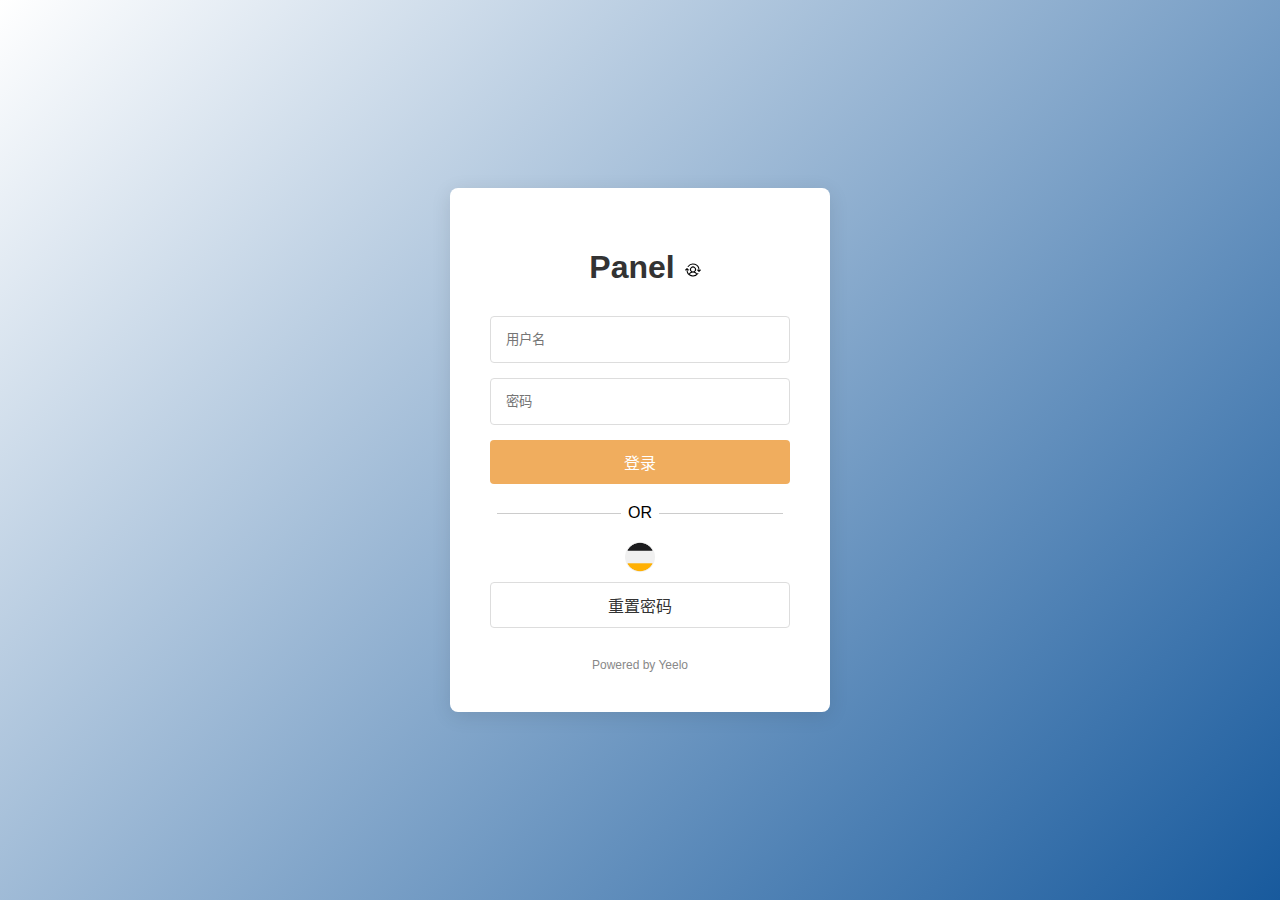
<file: src/main/resources/static/car.html>
<!DOCTYPE html>
<html lang="en">
<head>
    <link rel="icon" href="pics/humbleicons--coffee.svg" type="image/x-icon">
    <meta charset="UTF-8">
    <meta name="viewport" content="width=device-width, initial-scale=1.0">
    <title>Pandora Helper</title>
    <style>
        .modal {
            display: none;
            justify-content: center; /* 水平居中 */
            align-items: center; /* 垂直居中 */
            position: fixed;
            z-index: 1;
            left: 0;
            top: 0;
            width: 100%;
            height: 100%;
            overflow: auto;
            background-color: rgba(0, 0, 0, 0.4);
        }

        .modal-content {
            background-color: #fefefe;
            padding: 20px;
            border: 1px solid #888;
            width: auto; /* 适应内容宽度 */
            max-width: 500px; /* 最大宽度 */
            border-radius: 5px;
            box-shadow: 0 4px 8px rgba(0, 0, 0, 0.1);
        }

        @media (max-width: 600px) {
            .modal-content {
                max-width: 90%; /* 在小屏幕上占更大比例的宽度 */
            }
        }

        button {
            background-color: #43cea2;
            color: #fff;
            border: none;
            padding: 8px 15px;
            border-radius: 4px;
            cursor: pointer;
            transition: all 0.2s ease;
            font-size: 0.9em;
            font-weight: 600;
        }

        button:hover {
            background-color: #f0ad9e;
            transform: translateY(-1px);
            box-shadow: 0 2px 5px rgba(0, 0, 0, 0.1);
        }

        body, html {
            font-family: Arial, sans-serif;
            margin: 0;
            padding: 0;
            height: 100%;
            background-color: #f5f5f5;
        }

        .container {
            display: flex;
            height: 100%;
        }

        .sidebar {
            width: 220px;
            background-color: #ffffff;
            padding: 20px;
            box-shadow: 2px 0 5px rgba(0, 0, 0, 0.1);
            position: fixed; /* 固定导航栏 */
            height: 100%; /* 确保导航栏占满左侧高度 */
        }

        .sidebar h2 {
            color: #0e8f6f;
            margin-bottom: 20px;
            font-size: 22px;
        }

        .sidebar ul {
            list-style-type: none;
            padding: 0;
        }

        .sidebar li {
            margin-bottom: 15px;
        }

        .sidebar a {
            color: #333;
            text-decoration: none;
            font-size: 18px;
            display: block;
            padding: 10px 15px;
            border-radius: 4px;
            transition: background-color 0.3s, color 0.3s;
        }

        .sidebar a:hover, .sidebar a.active {
            background-color: #0e8f6f;
            color: #fff;
        }

        .main-content {
            margin-left: 240px; /* 确保内容部分从导航栏右侧开始 */
            padding: 20px;
            flex-grow: 1;
        }

        .panel {
            background-color: #ffffff;
            border-radius: 5px;
            padding: 20px;
            box-shadow: 0 2px 5px rgba(0, 0, 0, 0.1);
        }

        .search-bar {
            display: flex;
            margin-bottom: 20px;
        }

        .search-bar input {
            flex-grow: 1;
            padding: 10px;
            border: 1px solid #ddd;
            border-radius: 4px 0 0 4px;
        }

        .search-bar button {
            padding: 10px 20px;
            background-color: #0e8f6f;
            color: white;
            border: none;
            border-radius: 0 4px 4px 0;
            cursor: pointer;
        }

        table {
            width: 100%;
            border-collapse: collapse;
        }

        th, td {
            text-align: left;
            padding: 12px;
            border-bottom: 1px solid #ddd;
        }

        th {
            background-color: #f2f2f2;
        }

        .action-buttons button {
            margin-right: 5px;
            padding: 5px 10px;
            border: none;
            border-radius: 4px;
            cursor: pointer;
        }

        .refresh-btn {
            background-color: #0e8f6f;
            color: white;
        }

        .open-share-btn {
            background-color: #0e8f6f;
            color: white;
        }

        .apply_car {
            background-color: #f0ad4e;
            color: white;
        }

        .car_master {
            background-color: #6fafd2;
            color: white;
        }

        .delete-btn {
            background-color: #d9534f;
            color: white;
        }

        .create-new {
            float: right;
            padding: 10px 20px;
            background-color: #0e8f6f;
            color: white;
            border: none;
            border-radius: 4px;
            cursor: pointer;
            margin-bottom: 20px;
        }

        /*.modal {*/
        /*    display: none;*/
        /*    position: fixed;*/
        /*    z-index: 1;*/
        /*    left: 0;*/
        /*    top: 0;*/
        /*    width: 100%;*/
        /*    height: 100%;*/
        /*    overflow: auto;*/
        /*    background-color: rgba(0, 0, 0, 0.4);*/
        /*}*/

        .modal-content {
            background-color: #fefefe;
            padding: 20px;
            border: 1px solid #888;
            width: auto; /* 适应内容宽度 */
            max-width: 500px; /* 最大宽度 */
            border-radius: 5px;
            box-shadow: 0 4px 8px rgba(0, 0, 0, 0.1);
        }

        @media (max-width: 600px) {
            .modal-content {
                max-width: 90%; /* 在小屏幕上占更大比例的宽度 */
            }
        }


        form {
            background-color: white;
            padding: 2rem;
            border-radius: 8px;
            box-shadow: 0 4px 6px rgba(0, 0, 0, 0.1);
            width: 300px;
        }

        label {
            display: block;
            margin-top: 1rem;
            margin-bottom: 0.5rem;
            color: #666;
        }

        input[type="email"],
        input[type="password"],
        input[type="text"] {
            width: 100%;
            padding: 0.5rem;
            border: 1px solid #ddd;
            border-radius: 4px;
            box-sizing: border-box;
        }


        .checkbox-container label {
            margin-top: 0;
            margin-left: 0.5rem;
        }


        /* 隐藏默认的复选框 */
        .switch input {
            opacity: 0;
            width: 0;
            height: 0;
        }



        /* 检查复选框是否被选中，更改滑块颜色 */
        input:checked + .slider {
            background-color: #2196F3;
        }

        /* 检查复选框是否被选中，移动滑块位置 */
        input:checked + .slider:before {
            transform: translateX(26px);
        }

        /* 可选：增加鼠标悬停效果 */
        .slider:hover {
            background-color: #7b7b7b;
        }


        tbody {
            font-size: 0.95em;
        }

        tbody tr {
            transition: all 0.2s ease-in-out;
            border-radius: 4px;
        }

        tbody tr:nth-child(even) {
            background-color: #f8f9fa;
        }

        tbody tr:hover {
            background-color: #e9ecef;
            transform: translateY(-2px);
            box-shadow: 0 4px 6px rgba(0, 0, 0, 0.1);
        }

        tbody td {
            padding: 12px 15px;
            vertical-align: middle;
            border-bottom: 1px solid #dee2e6;
            transition: all 0.2s ease-in-out;
        }

        tbody tr:last-child td {
            border-bottom: none;
        }

        tbody td:first-child {
            font-weight: 500;
            color: #495057;
        }

        /*tbody td:not(:first-child) {*/
        /*    color: #6c757d;*/
        /*}*/

        tbody td:last-child {
            text-align: left;
        }

        /* 为长文本添加省略号 */
        tbody td.truncate {
            max-width: 200px;
            white-space: nowrap;
            overflow: hidden;
            text-overflow: ellipsis;
        }

        /* 为状态类的列添加特殊样式 */
        tbody td.status {
            font-weight: 600;
        }

        tbody td.status-active {
            color: #28a745;
        }

        tbody td.status-inactive {
            color: #dc3545;
        }

        /* 为操作按钮添加样式 */
        tbody td .action-btn {
            padding: 6px 12px;
            border-radius: 4px;
            background-color: #007bff;
            color: white;
            text-decoration: none;
            font-size: 0.9em;
            transition: background-color 0.2s ease-in-out;
        }

        tbody td .action-btn:hover {
            background-color: #0056b3;
        }

        /* 表格整体样式 */
        table {
            width: 100%;
            border-collapse: separate;
            border-spacing: 0;
            margin-bottom: 1rem;
            font-size: 0.9em;
            border: 1px solid #e0e0e0;
            border-radius: 8px;
            overflow: hidden;
            box-shadow: 0 0 20px rgba(0, 0, 0, 0.05);
        }

        /* 表头样式 */
        thead {
            background-color: #f5f5f5;
        }

        thead tr {
            background-color: #f5f5f5;
            color: #333;
            text-align: left;
            font-weight: bold;
        }

        thead th {
            padding: 12px 15px;
            border-bottom: 2px solid #e0e0e0;
        }

        /* 表格行样式 */
        tr {
            border-bottom: 1px solid #e0e0e0;
        }

        tr:last-child {
            border-bottom: none;
        }

        tbody tr:nth-child(even) {
            background-color: #fafafa;
        }

        tbody tr:hover {
            background-color: #f0f0f0;
            transition: background-color 0.3s ease;
        }

        /* 表格单元格样式 */
        td, th {
            padding: 12px 15px;
            text-align: left;
        }

        /* 首列样式 */
        td:first-child, th:first-child {
            padding-left: 20px;
        }

        /* 末列样式 */
        td:last-child, th:last-child {
            padding-right: 20px;
        }

        /* 状态样式 */
        .status {
            padding: 5px 10px;
            border-radius: 20px;
            font-weight: bold;
        }

        .status-active {
            background-color: #e8f5e9;
            color: #2e7d32;
        }

        .status-inactive {
            background-color: #ffebee;
            color: #c62828;
        }

        /* 操作按钮样式 */
        .action-btn {
            padding: 6px 12px;
            border-radius: 4px;
            background-color: #2196f3;
            color: white;
            text-decoration: none;
            font-size: 0.9em;
            transition: background-color 0.2s ease-in-out;
        }

        .action-btn:hover {
            background-color: #1976d2;
        }

        .pagination {
            display: flex;
            justify-content: center;
            margin-top: 20px;
        }

        .pagination button {
            margin: 0 5px;
            padding: 5px 10px;
            cursor: pointer;
        }

        .tanchuang-button {
            display: block;
            width: 100%;
            /*padding: 0.75rem;*/
            background-color: #0e8f6f;
            color: white;
            border: none;
            border-radius: 2px;
            /*cursor: pointer;*/
            margin-top: 1rem;
            /*font-size: 1rem;*/
        }

    </style>
</head>
<body>

<div class="container">
    <div class="sidebar">
        <h2>Pandora Helper</h2>
        <ul>
            <li><a href="#" id="accountNav">账号管理</a></li>
            <li><a href="#" id="shareNav">分享管理</a></li>
            <li><a href="#" id="carNav" class="active">停车场</a></li>
        </ul>
    </div>
    <div class="main-content">
        <div id="sharePanel" class="panel">
            <h2>停车场</h2>
            <div class="search-bar">
                <input id="car-owner-query" type="email-query" placeholder="输入车主名称查询">
                <button onclick="shareEmailQuery()">查询</button>
            </div>
            <table id="share_table">
                <thead>
                <tr>
                    <th>账号</th>
                    <th>账号类型</th>
                    <th>车主</th>
                    <th>已上车人数</th>
                    <th>操作</th>
                </tr>
                </thead>
                <tbody id="shareTableBody">

                </tbody>
            </table>
            <div class="pagination">
                <button id="sharePrevBtn">上一页</button>
                <span id="sharePageInfo"></span>
                <button id="shareNextBtn">下一页</button>
            </div>
        </div>
    </div>

</div>

</body>

<script type="text/javascript">

    function communicate(master) {
        window.open("https://linux.do/u/"+master+"/summary");
    }

    function carApply(accountId,shareId) {
        // 转换为数值类型configSelect
        var xhr = new XMLHttpRequest();
        xhr.open("POST", "/car/apply", true);
        xhr.setRequestHeader('Content-Type', 'application/json');
        // 设置token
        xhr.setRequestHeader('Authorization', "Bearer " + localStorage.getItem('token'));
        xhr.onreadystatechange = function () {
            if (xhr.readyState === XMLHttpRequest.DONE) {
                let result = JSON.parse(xhr.responseText);
                if (result.status) {
                    alert("申请成功");
                } else {
                    alert(result.message);
                }
                fetchCars('')
            }
        }
        xhr.send(JSON.stringify({shareId: parseInt(shareId), accountId: parseInt(accountId)}));
    }


    let curSharePage = 1;
    let total = 0;

    async function fetchCars(owner) {
        const tableBody = document.getElementById('shareTableBody');

        const startIndex = (curSharePage - 1) * 8;
        const endIndex = startIndex + 8;

        document.getElementById('car-owner-query').value = owner;
        document.getElementById('carNav').classList.add('active');
        var xhr = new XMLHttpRequest();
        tableBody.innerHTML = ''; // 清空现有的表格内容
        xhr.open("GET", "/car/list?owner=" + owner, true);
        xhr.setRequestHeader('Authorization', "Bearer " + localStorage.getItem('token'));
        xhr.onreadystatechange = function () {
            if (xhr.readyState === XMLHttpRequest.DONE) {
                if (xhr.status === 200 && JSON.parse(xhr.responseText).status) {
                    const res = JSON.parse(xhr.responseText);
                    total = res.data.length
                    const pageData = res.data.slice(startIndex, endIndex);

                    pageData.forEach(car => {
                        // const up = (share.id !== share.parentId)
                        //     ? `<button class="update-parent-btn" onclick="updateParent('${share.id}')">自立山头</button>`
                        //     : '';
                        const email = `<td>${car.email}</td>`
                        const type = `<td>${car.type}</td>`
                        const username = `<td>${car.username}</td>`
                        const count = `<td>${car.count}</td>`
                        const row = `
                <tr>
                    ${email}
                    ${type}
                    ${username}
                    ${count}
                    <td>
                        <button class="car_master" onclick="communicate('${car.username}')">联系车主</button>
                        <button class="apply_car" onclick="carApply('${car.id}','${car.shareId}')">我要上车</button>
                    </td>
                </tr>
            `;
                        tableBody.innerHTML += row;
                    });

                    updatePagination();
                }
            }
        }
        xhr.send()
    }

    window.onload = async function () {
        const token = localStorage.getItem('token');
        if (token) {
            var xhr = new XMLHttpRequest();
            xhr.open("GET", "/user/checkToken", true);
            xhr.setRequestHeader('Authorization', "Bearer " + token);
            xhr.onreadystatechange = function () {
                if (xhr.readyState === XMLHttpRequest.DONE) {
                    if (xhr.status === 200) {
                        const res = JSON.parse(xhr.responseText);
                        if (res.data) {
                            localStorage.setItem("token", token)
                            fetchCars('')
                            return true
                        } else {
                            alert(res.message);
                            window.location.href = 'panel.html';
                        }
                    }
                }
            }
            xhr.send()
        } else {
            // 如果没有授权信息，跳转到登录页面
            alert('未监测到登录状态,请登录');
            window.location.href = 'panel.html';
        }
    }

    function openModal(modalId) {
        document.getElementById(modalId).style.display = 'flex';
    }

    function openEmailModal(id, type) {
        fetchConfigOptions(type); // 获取配置选项
        document.getElementById('distribute_share_id').value = id;
        document.getElementById('configModal').style.display = 'flex';
    }

    function shareEmailQuery() {
        const owner = document.getElementById('car-owner-query')
        fetchCars(owner.value)
    }

    function closeModal(modalId) {
        document.getElementById(modalId).style.display = "none";
    }
    //
    document.getElementById('carNav').addEventListener('click', function () {
        fetchCars('')
    });

    document.getElementById('accountNav').addEventListener('click',async function () {
        window.location.href = 'account.html'
    });

    document.getElementById('shareNav').addEventListener('click',async function () {
        window.location.href = 'share.html'
    });

    function updatePagination() {
        const pageInfo = document.getElementById('sharePageInfo');
        const totalPages = Math.ceil(total / 8);
        pageInfo.textContent = `第 ${curSharePage} 页，共 ${totalPages} 页`;

        document.getElementById('sharePrevBtn').disabled = curSharePage === 1;
        document.getElementById('shareNextBtn').disabled = curSharePage === totalPages;
    }

    document.getElementById('sharePrevBtn').addEventListener('click', () => {
        let owner = document.getElementById('car-owner-query').value
        if (curSharePage > 1) {
            curSharePage--;
            fetchCars(owner === undefined ? '' : owner);
        }
    });

    document.getElementById('shareNextBtn').addEventListener('click', () => {
        let email = document.getElementById('car-owner-query').value
        const totalPages = Math.ceil(total / 8);
        if (curSharePage < totalPages) {
            curSharePage++;
            fetchCars(email === undefined ? '' : email);
        }
    });

    function getQueryStringValue(key) {
        return decodeURIComponent(window.location.search.replace(new RegExp("^(?:.*[&\\?]" + encodeURIComponent(key).replace(/[\.\+\*]/g, "\\$&") + "(?:\\=([^&]*))?)?.*$", "i"), "$1"));
    }

</script>

</html>
</file>
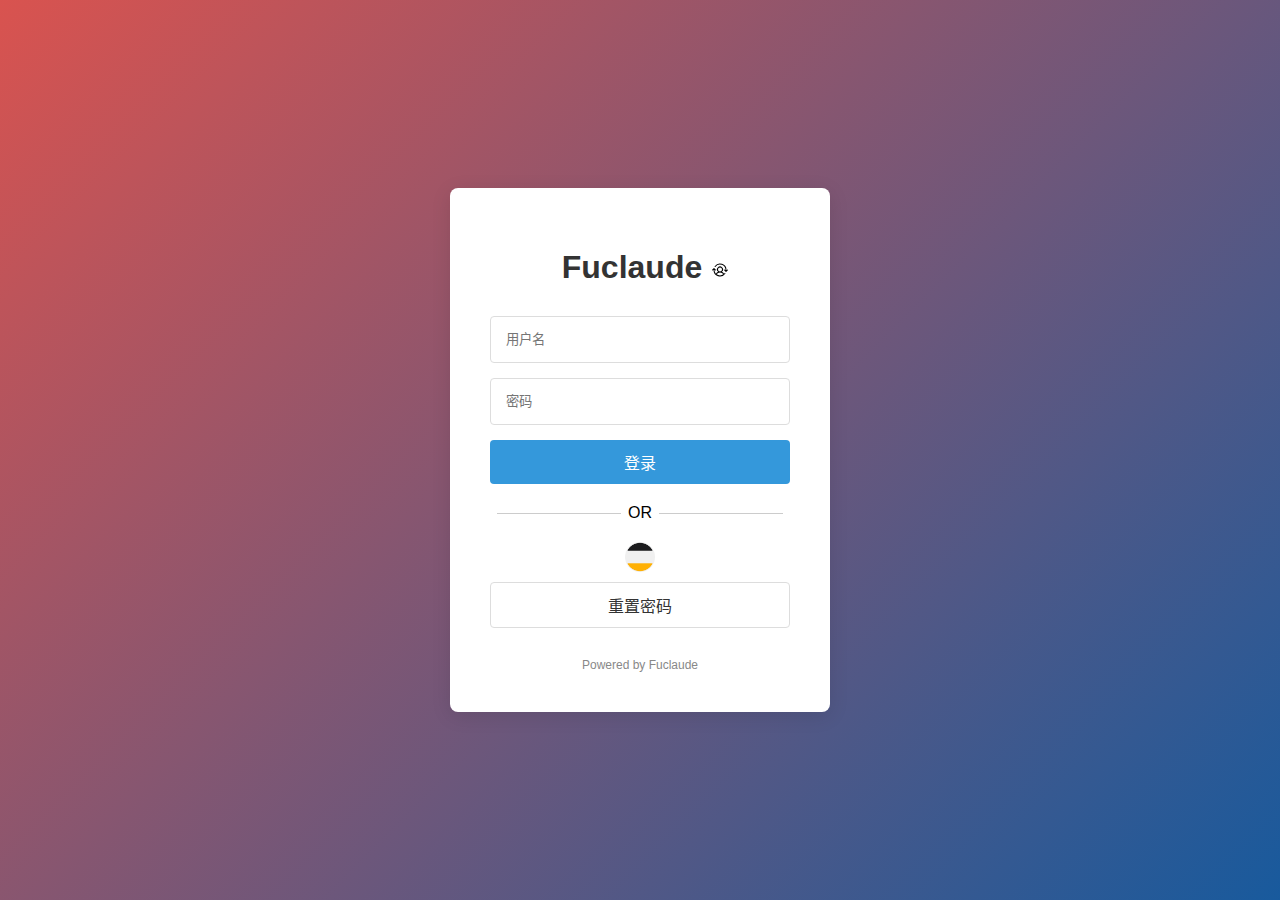
<file: src/main/resources/static/claude.html>
<!DOCTYPE html>
<html lang="zh-CN">
<head>
    <link rel="icon" href="pics/humbleicons--coffee.svg" type="image/x-icon">
    <meta charset="UTF-8">
    <meta name="viewport" content="width=device-width, initial-scale=1.0">
    <title>Fuclaude - 登录</title>
    <style>

        body {
            font-family: Arial, sans-serif;
            background: linear-gradient(135deg, #d9534f 0%, #185a9d 100%);
            display: flex;
            justify-content: center;
            align-items: center;
            height: 100vh;
            margin: 0;
        }

        .login-container {
            background-color: white;
            border-radius: 8px;
            box-shadow: 0 4px 20px rgba(0, 0, 0, 0.1);
            padding: 40px;
            width: 300px;
        }

        h1 {
            text-align: center;
            color: #333;
            margin-bottom: 30px;
        }

        input {
            width: 100%;
            padding: 15px;
            margin-bottom: 15px;
            border: 1px solid #ddd;
            border-radius: 4px;
            box-sizing: border-box;
        }

        .oauth-buttons {
            display: flex;
            justify-content: space-around;
            margin-top: 10px;
            margin-bottom: 10px;
        }

        .oauth-buttons img {
            width: 30px;
            height: 30px;
            cursor: pointer;
        }

        button {
            width: 100%;
            padding: 10px;
            background-color: #3498db;
            color: white;
            border: none;
            border-radius: 4px;
            cursor: pointer;
            font-size: 16px;
            transition: background-color 0.3s ease;
        }

        button:hover {
            background-color: #185a9d;
        }

        .divider::before,
        .divider::after {
            content: '';
            flex: 1;
            margin-left: 7px;
            margin-right: 7px;
            border-bottom: 1px solid #ccc;
        }

        .divider {
            display: flex;
            align-items: center;
            text-align: center;
            margin: 20px 0;
        }

        .alternative-login {
            text-align: center;
        }

        .alternative-login button {
            background-color: white;
            color: #333;
            border: 1px solid #ddd;
            margin-bottom: 10px;
            transition: background-color 0.3s ease;
        }

        .alternative-login button:hover {
            background-color: #f5f5f5;
        }

        .footer {
            text-align: center;
            margin-top: 20px;
            color: #888;
            font-size: 12px;
        }

        .spinner {
            display: none;
            border: 3px solid #f3f3f3;
            border-top: 3px solid #3498db;
            border-radius: 50%;
            width: 20px;
            height: 20px;
            position: absolute;
            top: 50%;
            left: 50%;
            margin-top: 1px;
            margin-left: -13px;
            animation: spin 1s linear infinite;
        }

        @keyframes spin {
            0% {
                transform: rotate(0deg);
            }
            100% {
                transform: rotate(360deg);
            }
        }

        .btn-text {
            visibility: visible;
        }

        #loginForm {
            position: fixed;
            top: 45%;
            left: 50%;
            transform: translate(-50%, -50%);
            /*border: solid white;*/
            padding: 40px; /* 增加填充来使弹窗更大 */
            /*box-shadow: 0 2px 10px rgba(0, 0, 0, 0.1);*/
            background: white;
            display: none;
            width: 300px; /* 增加宽度 */
            height: auto; /* 自动调整高度 */
            z-index: 1000; /* 确保弹窗位于最顶层 */
        }
        .toggle-icon {
            margin-left: 10px;
            cursor: pointer;
            /*vertical-align: super;*/
        }
        .toggle-icon:hover {
            opacity: 0.7;
        }
    </style>
</head>
<body>
<div id="loginForm" style="display:none;">
    <input type="password" id="pass" placeholder="Enter your password">
    <button onclick="return adminLogin(event)">登录</button>
</div>
<div class="login-container">
    <h1 style="margin-left: 10px">Fuclaude<span class="toggle-icon" onclick="switchToPandora()" ><img src="pics/ph--user-switch.svg" title="切换至Panel" alt="hi"></span></h1>

    <form onsubmit="return userlogin(event)">
        <input type="text" id="username" placeholder="用户名" required>
        <input type="password" id="password" placeholder="密码" required>
        <button type="submit"><span class="btn-text">登录</span><span class="spinner"></span></button>
    </form>
    <div class="divider "><span>OR</span></div>
    <div class="alternative-login">
        <div class="oauth-buttons">
            <img src="pics/linuxdo.webp" alt="LINUX DO" onclick="initiateOAuth()">
        </div>
        <button type="button" onclick="reset()">重置密码</button>
    </div>
<!--    <div class="footer" onclick="panel()">-->
    <div class="footer">
        Powered by Fuclaude
    </div>
</div>
<script>



    function reset() {
        window.location.href = 'reset.html'
    }

    function panel() {
        window.location.href = 'index.html'
    }

    function userlogin() {
        event.preventDefault(); // 阻止表单默认提交
        var spinner = document.querySelector('.spinner');
        var btnText = document.querySelector('.btn-text');
        btnText.style.visibility = 'hidden'; // 隐藏按钮文本
        spinner.style.display = 'block'; // 显示加载图标
        var username = document.getElementById('username').value;
        var password = document.getElementById('password').value;

        // 新建post查询
        var xhr = new XMLHttpRequest();
        xhr.open("POST", "/fuclaude/login", true);
        xhr.setRequestHeader('Content-Type', 'application/json');
        // 设置body
        xhr.send(JSON.stringify({
            username: username,
            password: password,
        }));
        xhr.onreadystatechange = function () {
            if (xhr.readyState === XMLHttpRequest.DONE) {
                if (xhr.status === 200) {
                    spinner.style.display = 'none'; // 隐藏加载图标
                    btnText.textContent = '登录成功,跳转中...'; // 修改按钮文本为“跳转中”
                    btnText.style.visibility = 'visible'; // 显示按钮文本
                    window.open(xhr.responseText);
                    btnText.textContent = '登录';
                } else {
                    spinner.style.display = 'none'; // 隐藏加载图标
                    btnText.style.visibility = 'visible'; // 显示按钮文本
                    var response = xhr.responseText
                    alert(response);
                }
            }
        }

        return false
    }

    function initiateOAuth() {
        // Implement your OAuth logic here
        var xhr = new XMLHttpRequest();
        xhr.open("GET", "/oauth2/initiate?type=Claude", true);  // true 代表异步

        xhr.onreadystatechange = function () {
            if (xhr.readyState === XMLHttpRequest.DONE) {
                if (xhr.status === 200) {
                    try {
                        var data = xhr.responseText;
                        console.log(data)
                        if (data) {
                            window.location = data;  // 进行重定向
                        } else {
                            console.error('No redirect URL provided');
                        }
                    } catch (e) {
                        console.error('Error parsing response:', e);
                    }
                } else {
                    console.error('Request failed with status:', xhr.status);
                }
            }
        };
        xhr.send();  // 发送请求
    }

    function switchToPandora() {
        window.location.href = 'index.html';
    }
</script>

</body>
</html>
</file>
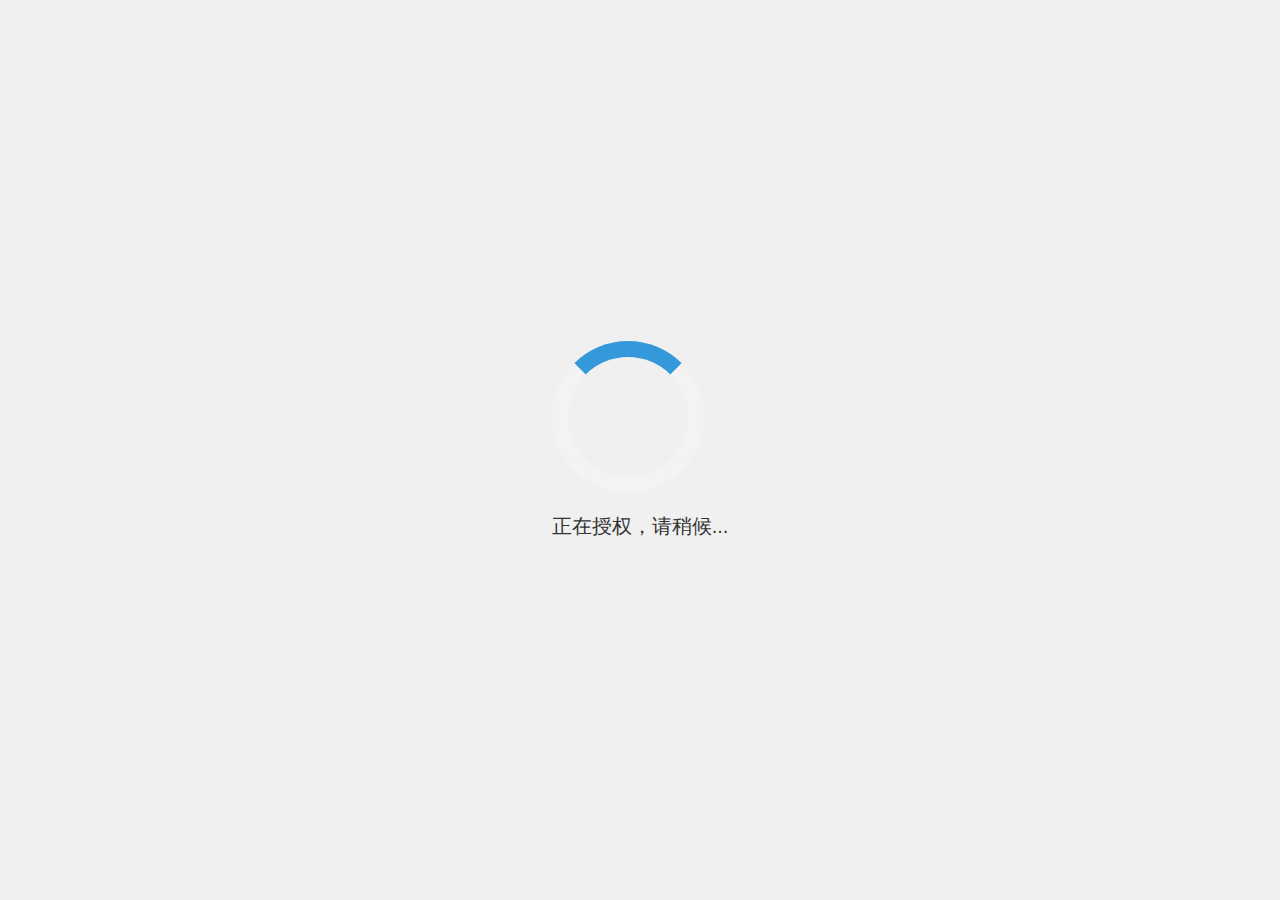
<file: src/main/resources/static/loading.html>
<!DOCTYPE html>
<html lang="zh">
<head>
    <link rel="icon" href="pics/humbleicons--coffee.svg" type="image/x-icon">
    <meta charset="UTF-8">
    <meta name="viewport" content="width=device-width, initial-scale=1.0">
    <title>授权中</title>
    <style>
        body, html {
            height: 100%;
            margin: 0;
            font-family: Arial, sans-serif;
            display: flex;
            justify-content: center;
            align-items: center;
            background-color: #f0f0f0;
            color: #333;
        }
        .loader {
            border: 16px solid #f3f3f3;
            border-radius: 50%;
            border-top: 16px solid #3498db;
            width: 120px;
            height: 120px;
            animation: spin 2s linear infinite;
        }
        @keyframes spin {
            0% { transform: rotate(0deg); }
            100% { transform: rotate(360deg); }
        }
        .message {
            text-align: center;
            font-size: 20px;
            margin-top: 20px;
        }
    </style>
</head>
<body>
<div>
    <div class="loader"></div>
    <p class="message">正在授权，请稍候...</p>
</div>
<script>

    function fetchToken(code, state) {
        let xhr = new XMLHttpRequest();
        xhr.open("GET", `/oauth2/callback?code=${code}&state=${state}`, true);

        xhr.onreadystatechange = function() {
            if (xhr.readyState === XMLHttpRequest.DONE) {
                if (xhr.status === 200) {
                    try {
                        let data = JSON.parse(xhr.responseText);
                        console.log('Token fetched and stored:', data);
                        localStorage.setItem('img',data.avatar_url)
                        if (data.shareType === 'ChatGPT') {
                            startGPTChat(data.username,data.jmc)
                        }else if (data.shareType === 'Claude') {
                            startClaudeChat(data.username,data.jmc)
                        }else if (data.shareType === 'panel') {
                            startPanel(data.username,data.jmc)
                        }

                    } catch (e) {
                        console.error('Error parsing response:', e);
                    }
                } else {
                    console.error('Request failed with status:', xhr.status);
                    alert('Failed to fetch token');
                }
            }
        };

        xhr.send();
    }

    function startGPTChat(username, jmc) {
        var xhr = new XMLHttpRequest();
        xhr.open("GET", `/pandora/checkUser?username=${username}&jmc=${jmc}`, true);

        xhr.onreadystatechange = function() {
            if (xhr.readyState === XMLHttpRequest.DONE) {
                if (xhr.status === 200) {
                    try {
                        var data = JSON.parse(xhr.responseText);
                        // 获取data中的username
                        if (data.isShared === false) {
                            alert("您的账号未激活，请联系管理员")
                            localStorage.setItem('token', data.token)
                            window.location.href = 'pandora.html';
                        }else {
                            console.log('Token fetched and stored:', data);
                            window.location.href = data.address;
                        }
                    } catch (e) {
                        console.error('Error parsing response:', e);
                        alert('Failed to redirect');
                        window.location.href = 'pandora.html'
                    }
                } else {
                    console.error('Request failed with status:', xhr.status);
                    alert('您暂时无法访问该页面');
                    window.location.href = 'pandora.html'
                }
            }
        };

        xhr.send();
    }

    function startClaudeChat(username, jmc) {
        var xhr = new XMLHttpRequest();
        xhr.open("GET", `/fuclaude/checkUser?username=${username}&jmc=${jmc}`, true);

        xhr.onreadystatechange = function() {
            if (xhr.readyState === XMLHttpRequest.DONE) {
                if (xhr.status === 200) {
                    try {
                        var status = JSON.parse(xhr.responseText).status;
                        // 获取data中的username
                        if (!status) {
                            alert("您的账号未激活，请联系管理员")
                            window.location.href = 'claude.html';
                        }else {
                            window.location.href = JSON.parse(xhr.responseText).data;
                        }
                    } catch (e) {
                        console.error('Error parsing response:', e);
                        alert('Failed to redirect');
                        window.location.href = 'claude.html'
                    }
                } else {
                    console.error('Request failed with status:', xhr.status);
                    alert('您暂时无法访问该页面');
                    window.location.href = 'claude.html'
                }
            }
        };

        xhr.send();
    }

    function startPanel(username, jmc) {
        const xhr = new XMLHttpRequest();
        xhr.open("GET", `/share/checkUser?username=${username}&jmc=${jmc}`, true);

        xhr.onreadystatechange = function() {
            if (xhr.readyState === XMLHttpRequest.DONE) {
                if (xhr.status === 200) {
                    try {
                        var status = JSON.parse(xhr.responseText).status;
                        var msg = JSON.parse(xhr.responseText).message;
                        // 获取data中的username
                        if (!status) {
                            alert(msg)
                            window.location.href = 'index.html';
                        }else {
                            localStorage.setItem('token',JSON.parse(xhr.responseText).data)
                            window.location.href = 'account.html';
                        }
                    } catch (e) {
                        console.error('Error parsing response:', e);
                        alert('Failed to redirect');
                        window.location.href = 'claude.html'
                    }
                } else {
                    console.error('Request failed with status:', xhr.status);
                    alert('您暂时无法访问该页面');
                    window.location.href = 'index.html'
                }
            }
        };

        xhr.send();
    }


    function getQueryStringValue(key) {
        return decodeURIComponent(window.location.search.replace(new RegExp("^(?:.*[&\\?]" + encodeURIComponent(key).replace(/[\.\+\*]/g, "\\$&") + "(?:\\=([^&]*))?)?.*$", "i"), "$1"));
    }

    window.onload = function () {
        // 获取url参数
        var code = getQueryStringValue("code");
        var state = getQueryStringValue("state");
        if (code && state) {
            fetchToken(code, state);
        }
    }

</script>
</body>
</html>
</file>
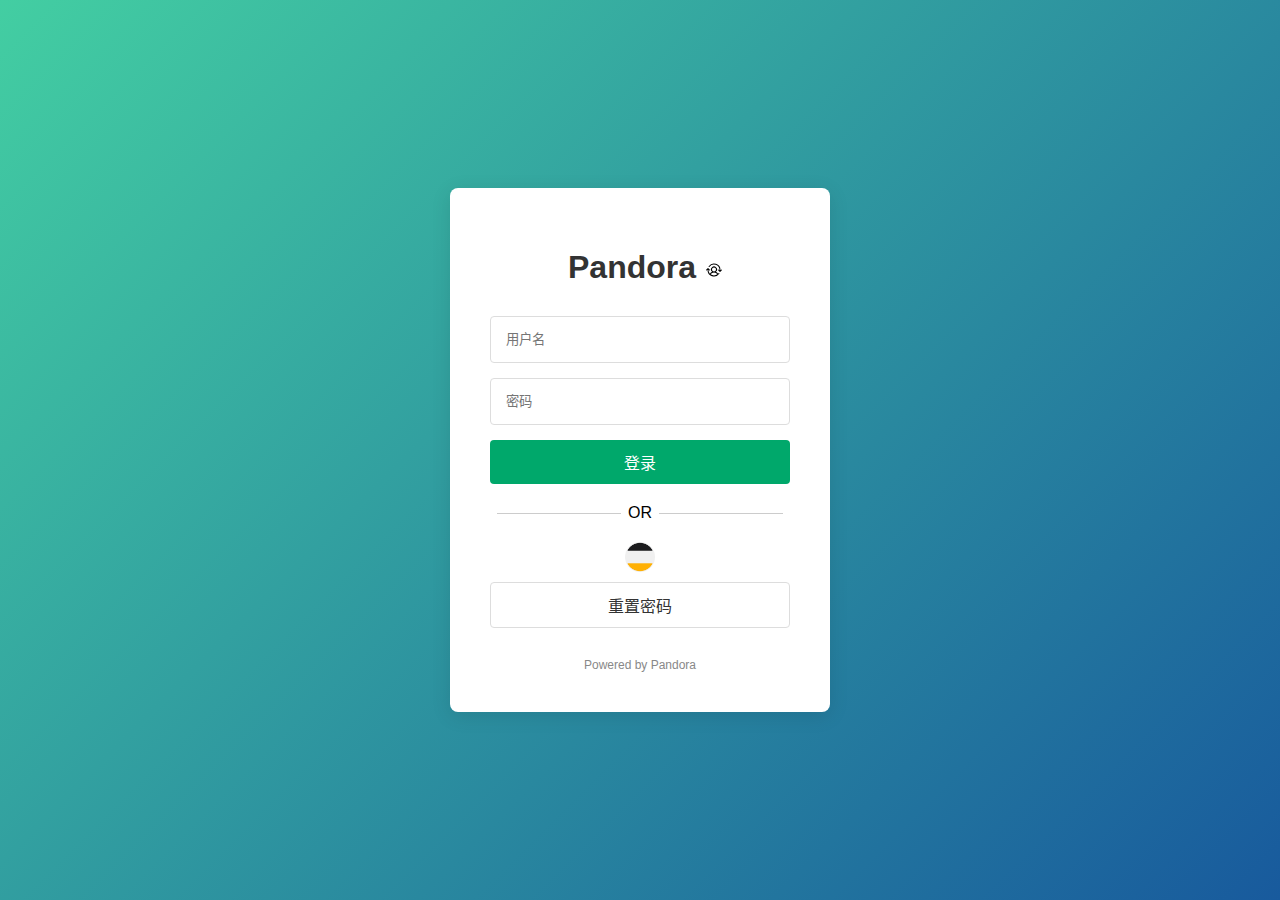
<file: src/main/resources/static/pandora.html>
<!DOCTYPE html>
<html lang="zh-CN">
<head>
    <link rel="icon" href="pics/humbleicons--coffee.svg" type="image/x-icon">
    <meta charset="UTF-8">
    <meta name="viewport" content="width=device-width, initial-scale=1.0">
    <title>Pandora - 登录</title>
    <style>

        body {
            font-family: Arial, sans-serif;
            background: linear-gradient(135deg, #43cea2 0%, #185a9d 100%);
            display: flex;
            justify-content: center;
            align-items: center;
            height: 100vh;
            margin: 0;
        }

        .login-container {
            background-color: white;
            border-radius: 8px;
            box-shadow: 0 4px 20px rgba(0, 0, 0, 0.1);
            padding: 40px;
            width: 300px;
        }

        h1 {
            text-align: center;
            color: #333;
            margin-bottom: 30px;
        }

        input {
            width: 100%;
            padding: 15px;
            margin-bottom: 15px;
            border: 1px solid #ddd;
            border-radius: 4px;
            box-sizing: border-box;
        }

        .oauth-buttons {
            display: flex;
            justify-content: space-around;
            margin-top: 10px;
            margin-bottom: 10px;
        }

        .oauth-buttons img {
            width: 30px;
            height: 30px;
            cursor: pointer;
        }

        button {
            width: 100%;
            padding: 10px;
            background-color: #00a86b;
            color: white;
            border: none;
            border-radius: 4px;
            cursor: pointer;
            font-size: 16px;
            transition: background-color 0.3s ease;
        }

        button:hover {
            background-color: #008f5b;
        }

        .divider::before,
        .divider::after {
            content: '';
            flex: 1;
            margin-left: 7px;
            margin-right: 7px;
            border-bottom: 1px solid #ccc;
        }

        .divider {
            display: flex;
            align-items: center;
            text-align: center;
            margin: 20px 0;
        }

        .alternative-login {
            text-align: center;
        }

        .alternative-login button {
            background-color: white;
            color: #333;
            border: 1px solid #ddd;
            margin-bottom: 10px;
            transition: background-color 0.3s ease;
        }

        .alternative-login button:hover {
            background-color: #f5f5f5;
        }

        .footer {
            text-align: center;
            margin-top: 20px;
            color: #888;
            font-size: 12px;
        }

        .spinner {
            display: none;
            border: 3px solid #f3f3f3;
            border-top: 3px solid #3498db;
            border-radius: 50%;
            width: 20px;
            height: 20px;
            position: absolute;
            top: 50%;
            left: 50%;
            margin-top: 1px;
            margin-left: -13px;
            animation: spin 1s linear infinite;
        }

        @keyframes spin {
            0% {
                transform: rotate(0deg);
            }
            100% {
                transform: rotate(360deg);
            }
        }

        .btn-text {
            visibility: visible;
        }

        #loginForm {
            position: fixed;
            top: 45%;
            left: 50%;
            transform: translate(-50%, -50%);
            /*border: solid white;*/
            padding: 40px; /* 增加填充来使弹窗更大 */
            /*box-shadow: 0 2px 10px rgba(0, 0, 0, 0.1);*/
            background: white;
            display: none;
            width: 300px; /* 增加宽度 */
            height: auto; /* 自动调整高度 */
            z-index: 1000; /* 确保弹窗位于最顶层 */
        }
        .toggle-icon {
            margin-left: 10px;
            cursor: pointer;
            /*vertical-align: super;*/
        }
        .toggle-icon:hover {
            opacity: 0.7;
        }
    </style>
</head>
<body>
<div class="login-container">
    <h1 style="margin-left: 10px">Pandora<span class="toggle-icon" onclick="switchToFuclaude()" ><img src="pics/ph--user-switch.svg" title="切换至Fuclaude" alt="hi"></span></h1>

    <form onsubmit="return userlogin(event)">
        <input type="text" id="username" placeholder="用户名" required>
        <input type="password" id="password" placeholder="密码" required>
        <button type="submit"><span class="btn-text">登录</span><span class="spinner"></span></button>
    </form>
    <div class="divider "><span>OR</span></div>
    <div class="alternative-login">
        <div class="oauth-buttons">
            <img src="pics/linuxdo.webp" alt="LINUX DO" onclick="initiateOAuth()">
        </div>
        <button type="button" onclick="reset()">重置密码</button>
    </div>
<!--    <div class="footer" onclick="panel()">-->
    <div class="footer">
        Powered by Pandora
    </div>
</div>
<script>



    function reset() {
        window.location.href = 'reset.html'
    }

    function panel() {
        window.location.href = 'index.html'
    }

    function userlogin() {
        event.preventDefault(); // 阻止表单默认提交
        var spinner = document.querySelector('.spinner');
        var btnText = document.querySelector('.btn-text');
        btnText.style.visibility = 'hidden'; // 隐藏按钮文本
        spinner.style.display = 'block'; // 显示加载图标
        var username = document.getElementById('username').value;
        var password = document.getElementById('password').value;

        // 新建post查询
        var xhr = new XMLHttpRequest();
        xhr.open("POST", "/pandora/login", true);
        xhr.setRequestHeader('Content-Type', 'application/json');
        // 设置body
        xhr.send(JSON.stringify({
            username: username,
            password: password,
        }));
        xhr.onreadystatechange = function () {
            if (xhr.readyState === XMLHttpRequest.DONE) {
                if (xhr.status === 200) {
                    spinner.style.display = 'none'; // 隐藏加载图标
                    btnText.textContent = '登录成功,跳转中...'; // 修改按钮文本为“跳转中”
                    btnText.style.visibility = 'visible'; // 显示按钮文本
                    window.open(xhr.responseText);
                    btnText.textContent = '登录';
                } else {
                    spinner.style.display = 'none'; // 隐藏加载图标
                    btnText.style.visibility = 'visible'; // 显示按钮文本
                    var response = xhr.responseText
                    alert(response);
                }
            }
        }

        return false
    }

    function initiateOAuth() {
        // Implement your OAuth logic here
        var xhr = new XMLHttpRequest();
        xhr.open("GET", "/oauth2/initiate?type=ChatGPT", true);  // true 代表异步

        xhr.onreadystatechange = function () {
            if (xhr.readyState === XMLHttpRequest.DONE) {
                if (xhr.status === 200) {
                    try {
                        var data = xhr.responseText;
                        console.log(data)
                        if (data) {
                            window.location = data;  // 进行重定向
                        } else {
                            console.error('No redirect URL provided');
                        }
                    } catch (e) {
                        console.error('Error parsing response:', e);
                    }
                } else {
                    console.error('Request failed with status:', xhr.status);
                }
            }
        };
        xhr.send();  // 发送请求
    }

    function switchToFuclaude() {
        window.location.href = 'claude.html';
    }
</script>

</body>
</html>
</file>
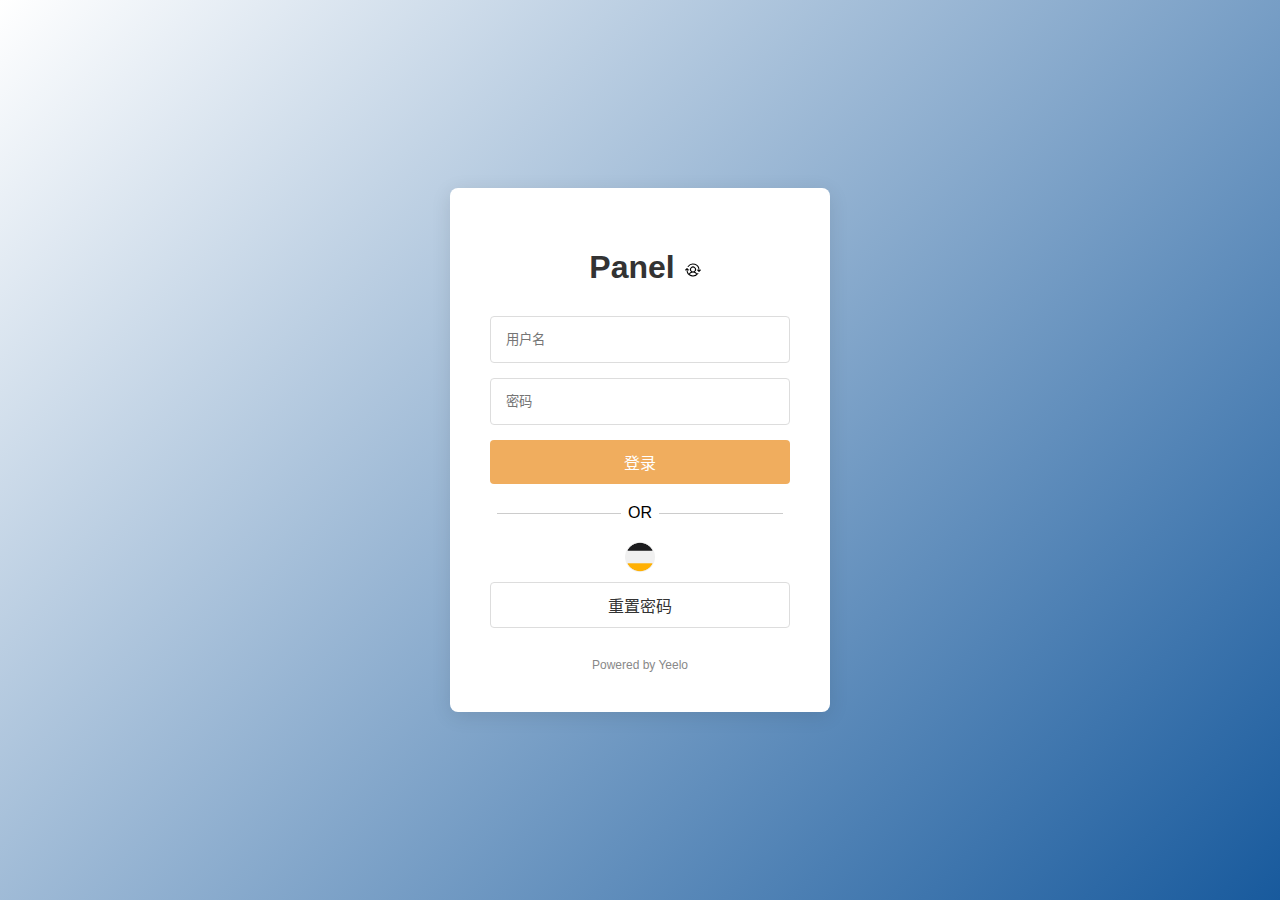
<file: src/main/resources/static/panel.html>
<!DOCTYPE html>
<html lang="zh-CN">
<head>
    <link rel="icon" href="pics/humbleicons--coffee.svg" type="image/x-icon">
    <meta charset="UTF-8">
    <meta name="viewport" content="width=device-width, initial-scale=1.0">
    <title>Pandora - 登录</title>
    <style>

        body {
            font-family: Arial, sans-serif;
            background: linear-gradient(135deg, #ffffff 0%, #185a9d 100%);
            display: flex;
            justify-content: center;
            align-items: center;
            height: 100vh;
            margin: 0;
        }

        .login-container {
            background-color: white;
            border-radius: 8px;
            box-shadow: 0 4px 20px rgba(0, 0, 0, 0.1);
            padding: 40px;
            width: 300px;
        }

        h1 {
            text-align: center;
            color: #333;
            margin-bottom: 30px;
        }

        input {
            width: 100%;
            padding: 15px;
            margin-bottom: 15px;
            border: 1px solid #ddd;
            border-radius: 4px;
            box-sizing: border-box;
        }

        .oauth-buttons {
            display: flex;
            justify-content: space-around;
            margin-top: 10px;
            margin-bottom: 10px;
        }

        .oauth-buttons img {
            width: 30px;
            height: 30px;
            cursor: pointer;
        }

        button {
            width: 100%;
            padding: 10px;
            background-color: #f0ad5e;
            color: white;
            border: none;
            border-radius: 4px;
            cursor: pointer;
            font-size: 16px;
            transition: background-color 0.3s ease;
        }

        button:hover {
            background-color: #f0ad9e;
        }

        .divider::before,
        .divider::after {
            content: '';
            flex: 1;
            margin-left: 7px;
            margin-right: 7px;
            border-bottom: 1px solid #ccc;
        }

        .divider {
            display: flex;
            align-items: center;
            text-align: center;
            margin: 20px 0;
        }

        .alternative-login {
            text-align: center;
        }

        .alternative-login button {
            background-color: white;
            color: #333;
            border: 1px solid #ddd;
            margin-bottom: 10px;
            transition: background-color 0.3s ease;
        }

        .alternative-login button:hover {
            background-color: #f5f5f5;
        }

        .footer {
            text-align: center;
            margin-top: 20px;
            color: #888;
            font-size: 12px;
        }

        .spinner {
            display: none;
            border: 3px solid #f3f3f3;
            border-top: 3px solid #3498db;
            border-radius: 50%;
            width: 20px;
            height: 20px;
            position: absolute;
            top: 50%;
            left: 50%;
            margin-top: 1px;
            margin-left: -13px;
            animation: spin 1s linear infinite;
        }

        @keyframes spin {
            0% {
                transform: rotate(0deg);
            }
            100% {
                transform: rotate(360deg);
            }
        }

        .btn-text {
            visibility: visible;
        }

        #loginForm {
            position: fixed;
            top: 45%;
            left: 50%;
            transform: translate(-50%, -50%);
            /*border: solid white;*/
            padding: 40px; /* 增加填充来使弹窗更大 */
            /*box-shadow: 0 2px 10px rgba(0, 0, 0, 0.1);*/
            background: white;
            display: none;
            width: 300px; /* 增加宽度 */
            height: auto; /* 自动调整高度 */
            z-index: 1000; /* 确保弹窗位于最顶层 */
        }


        .toggle-icon {
            margin-left: 10px;
            cursor: pointer;
            /*vertical-align: super;*/
        }
        .toggle-icon:hover {
            opacity: 0.7;
        }

    </style>
</head>
<body>
<div id="loginForm" style="display:none;">
    <input type="password" id="pass" placeholder="Enter your password">
    <button onclick="return adminLogin(event)">登录</button>
</div>
<div class="login-container">
    <h1 style="margin-left: 10px">Panel<span class="toggle-icon" onclick="switchToIndex()" ><img src="pics/ph--user-switch.svg" title="切换至Fuclaude" alt="hi"></span></h1>
    <form onsubmit="return userlogin(event)">
        <input type="text" id="username" placeholder="用户名" required>
        <input type="password" id="password" placeholder="密码" required>
        <button type="submit"><span class="btn-text">登录</span><span class="spinner"></span></button>
    </form>
    <div class="divider "><span>OR</span></div>
    <div class="alternative-login">
        <div class="oauth-buttons">
            <img src="pics/linuxdo.webp" alt="LINUX DO" onclick="initiateOAuth()">
        </div>
        <button type="button" onclick="reset()">重置密码</button>
    </div>
    <div class="footer" onclick="index()">
        Powered by Yeelo
    </div>
</div>
<script>

    function reset() {
        window.location.href = 'reset.html'
    }

    function index() {
        window.location.href = 'index.html'
    }

    function userlogin() {
        event.preventDefault(); // 阻止表单默认提交
        var spinner = document.querySelector('.spinner');
        var btnText = document.querySelector('.btn-text');
        btnText.style.visibility = 'hidden'; // 隐藏按钮文本
        spinner.style.display = 'block'; // 显示加载图标
        var username = document.getElementById('username').value;
        var password = document.getElementById('password').value;

        // 新建post查询
        var xhr = new XMLHttpRequest();
        xhr.open("POST", "/user/login", true);
        xhr.setRequestHeader('Content-Type', 'application/json');
        // 设置body
        xhr.send(JSON.stringify({
            username: username,
            password: password,
        }));
        xhr.onreadystatechange = function () {
            if (xhr.readyState === XMLHttpRequest.DONE) {
                if (xhr.status === 200) {
                    const status = JSON.parse(xhr.responseText).status;
                    if (!status) {
                        alert(JSON.parse(xhr.responseText).message);
                        spinner.style.display = 'none'; // 隐藏加载图标
                        btnText.style.visibility = 'visible'; // 显示按钮文本
                        return false;
                    }
                    const token = JSON.parse(xhr.responseText).data;
                    localStorage.setItem("token", token)
                    spinner.style.display = 'none'; // 隐藏加载图标
                    btnText.textContent = '登录成功,跳转中...'; // 修改按钮文本为“跳转中”
                    btnText.style.visibility = 'visible'; // 显示按钮文本
                    window.location.href = 'admin.html'
                } else {
                    spinner.style.display = 'none'; // 隐藏加载图标
                    btnText.style.visibility = 'visible'; // 显示按钮文本
                    var response = xhr.responseText
                    alert(response);
                }
            }
        }

        return false
    }

    function initiateOAuth() {
        // Implement your OAuth logic here
        var xhr = new XMLHttpRequest();
        xhr.open("GET", "/oauth2/initiate?type=panel", true);  // true 代表异步

        xhr.onreadystatechange = function () {
            if (xhr.readyState === XMLHttpRequest.DONE) {
                if (xhr.status === 200) {
                    try {
                        var data = xhr.responseText;
                        console.log(data)
                        if (data) {
                            window.location = data;  // 进行重定向
                        } else {
                            console.error('No redirect URL provided');
                        }
                    } catch (e) {
                        console.error('Error parsing response:', e);
                    }
                } else {
                    console.error('Request failed with status:', xhr.status);
                }
            }
        };
        xhr.send();  // 发送请求
    }

    function switchToIndex() {
        window.location.href = 'index.html';
    }
</script>

</body>
</html>
</file>
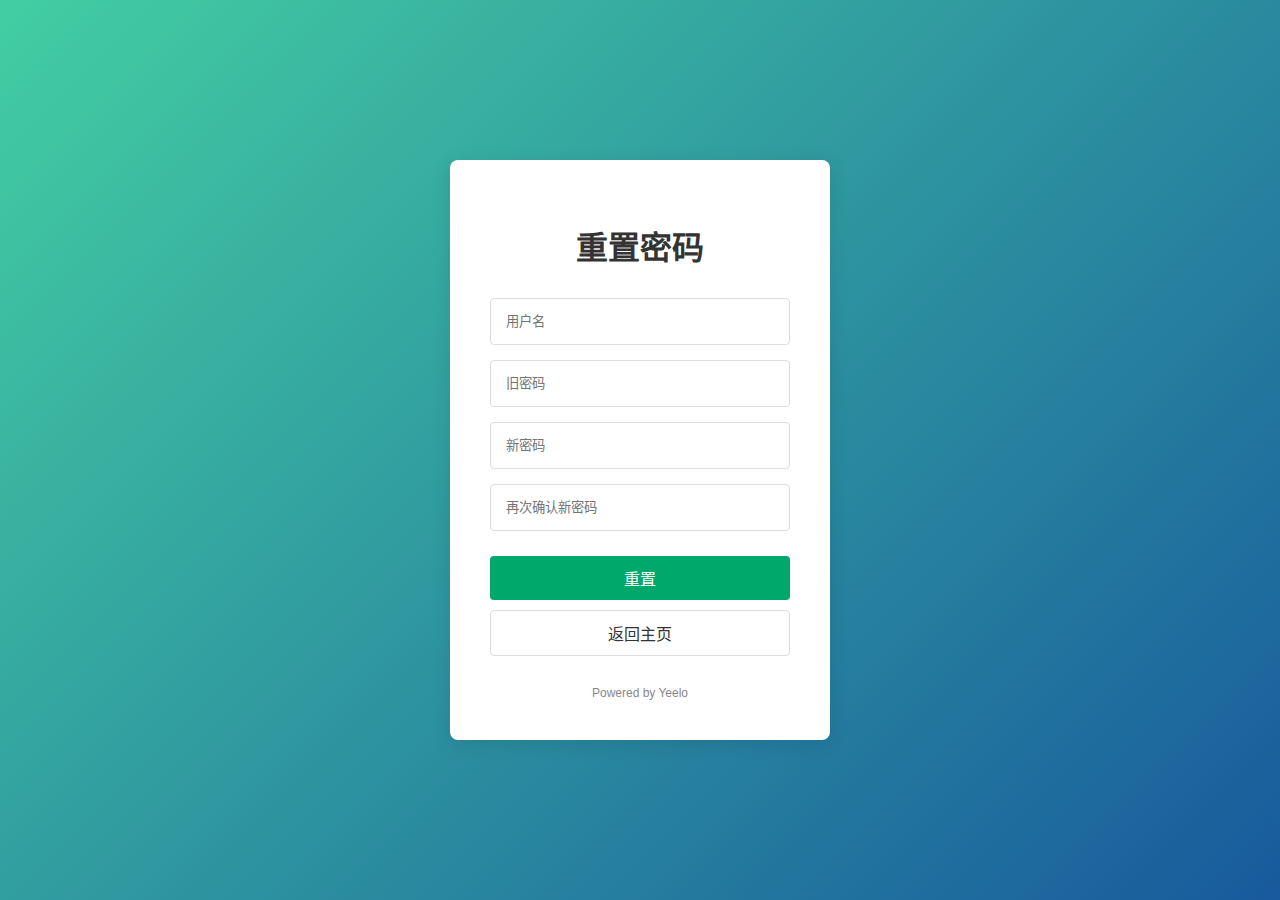
<file: src/main/resources/static/reset.html>
<!DOCTYPE html>
<html lang="zh-CN">
<head>
    <link rel="icon" href="pics/humbleicons--coffee.svg" type="image/x-icon">
    <meta charset="UTF-8">
    <meta name="viewport" content="width=device-width, initial-scale=1.0">
    <title>Pandora - 重置密码</title>
    <style>
        body {
            font-family: Arial, sans-serif;
            background: linear-gradient(135deg, #43cea2 0%, #185a9d 100%);
            display: flex;
            justify-content: center;
            align-items: center;
            height: 100vh;
            margin: 0;
        }
        .reset-container {
            background-color: white;
            border-radius: 8px;
            box-shadow: 0 4px 20px rgba(0,0,0,0.1);
            padding: 40px;
            width: 300px;
        }
        h1 {
            text-align: center;
            color: #333;
            margin-bottom: 30px;
        }
        input {
            width: 100%;
            padding: 15px;
            margin-bottom: 15px;
            border: 1px solid #ddd;
            border-radius: 4px;
            box-sizing: border-box;
        }
        button {
            width: 100%;
            padding: 10px;
            background-color: #00a86b;
            color: white;
            border: none;
            border-radius: 4px;
            cursor: pointer;
            font-size: 16px;
            transition: background-color 0.3s ease;
            margin-top: 10px;
        }
        button:hover {
            background-color: #008f5b;
        }
        .home-button {
            background-color: white;
            color: #333;
            border: 1px solid #ddd;
            margin-bottom: 10px;
            transition: background-color 0.3s ease;
        }
        .home-button:hover {
            background-color: #f5f5f5;
        }
        .footer {
            text-align: center;
            margin-top: 20px;
            color: #888;
            font-size: 12px;
        }
    </style>
</head>
<body>
<div class="reset-container">
    <h1>重置密码</h1>
    <form onsubmit="return resetPassword(event)">
        <input type="text" id="username" placeholder="用户名" required>
        <input type="password" id="oldPassword" placeholder="旧密码" required>
        <input type="password" id="newPassword" placeholder="新密码" required>
        <input type="password" id="confirmPassword" placeholder="再次确认新密码" required>
        <button type="submit">重置</button>
        <button type="button" class="home-button" onclick="goHome()">返回主页</button>
    </form>
    <div class="footer">
        Powered by Yeelo
    </div>
</div>
<script>
    function resetPassword() {
        var username = document.getElementById('username').value;
        var oldPassword = document.getElementById('oldPassword').value;
        var newPassword = document.getElementById('newPassword').value;
        var confirmPassword = document.getElementById('confirmPassword').value;
        // 新密码和旧密码不等相同
        if (oldPassword === newPassword) {
            alert('新密码不能和旧密码相同，请重新输入。');
            return false; // 阻止表单提交
        }
        // newPassword 长度必须超过8位
        if (newPassword.length < 8) {
            alert('密码长度必须超过大于等于8位，请重新输入。');
            return false; // 阻止表单提交
        }
        if (newPassword !== confirmPassword) {
            alert('两次输入的密码不一致，请重新输入。');
            return false; // 阻止表单提交
        }

        // 新建post查询
        var xhr = new XMLHttpRequest();
        xhr.open("POST", "/pandora/reset", true);
        xhr.setRequestHeader('Content-Type', 'application/json');
        // 设置body
        xhr.send(JSON.stringify({
            username: username,
            oldPassword: oldPassword,
            newPassword: newPassword,
            confirmPassword: confirmPassword
        }));
        xhr.onreadystatechange = function () {
            if (xhr.readyState === XMLHttpRequest.DONE) {
                if (xhr.status === 200) {
                    alert('密码重置成功！');
                    window.location.href = 'index.html'
                }else {
                    var response = xhr.responseText
                    alert(response);
                }
            }
        }
        return false
    }

    function goHome() {
        window.location.href = 'index.html'; // 修改为您的主页URL
    }
</script>
</body>
</html>
</file>
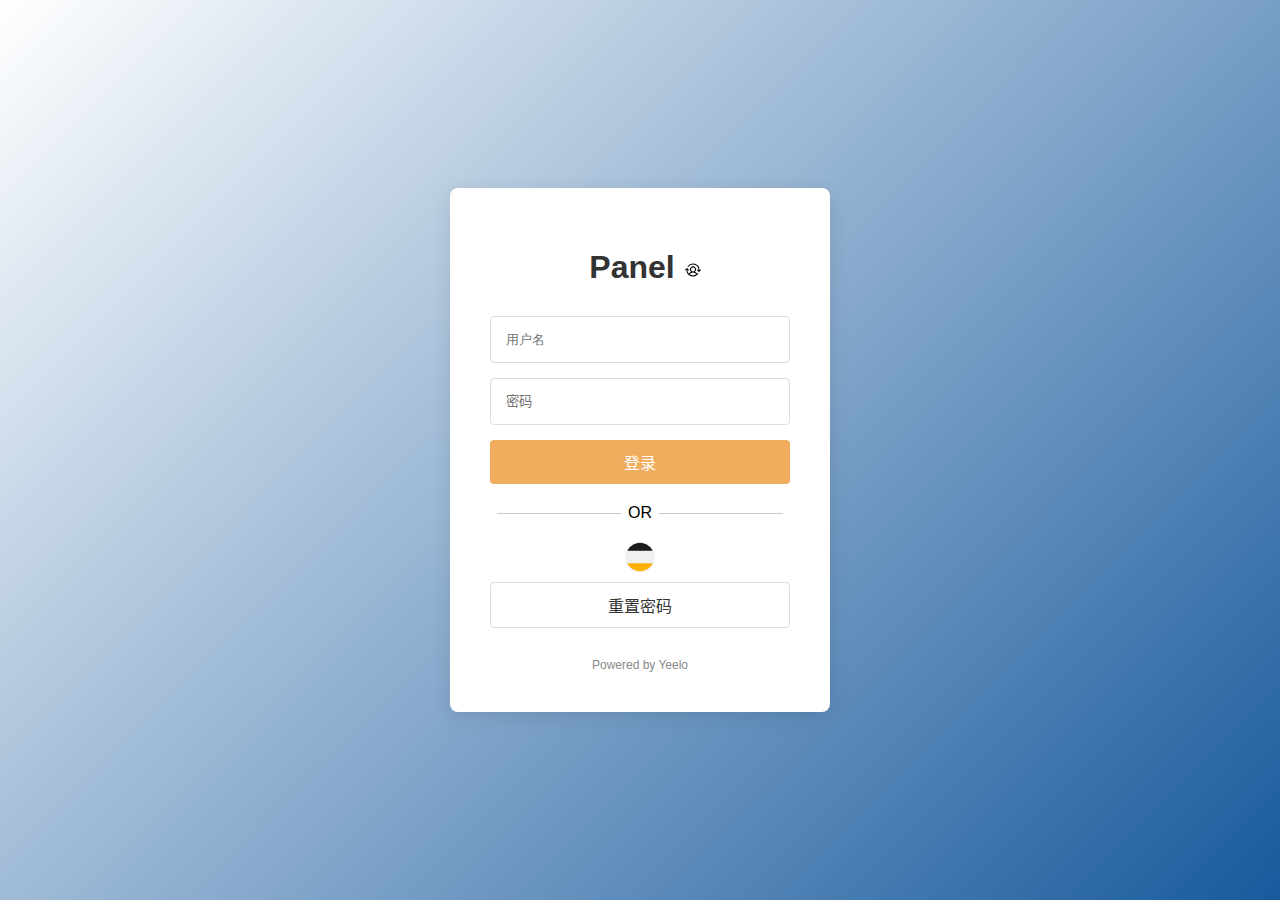
<file: src/main/resources/static/share.html>
<!DOCTYPE html>
<html lang="en">
<head>
    <link rel="icon" href="pics/humbleicons--coffee.svg" type="image/x-icon">
    <meta charset="UTF-8">
    <meta name="viewport" content="width=device-width, initial-scale=1.0">
    <title>Pandora Helper</title>
    <style>
        button {
            background-color: #43cea2;
            color: #fff;
            border: none;
            padding: 8px 15px;
            border-radius: 4px;
            cursor: pointer;
            transition: all 0.2s ease;
            font-size: 0.9em;
            font-weight: 600;
        }

        button:hover {
            background-color: #2980b9;
            transform: translateY(-1px);
            box-shadow: 0 2px 5px rgba(0, 0, 0, 0.1);
        }

        body, html {
            font-family: Arial, sans-serif;
            margin: 0;
            padding: 0;
            height: 100%;
            background-color: #f5f5f5;
        }

        .container {
            display: flex;
            height: 100%;
        }

        .sidebar {
            width: 220px;
            background-color: #ffffff;
            padding: 20px;
            box-shadow: 2px 0 5px rgba(0, 0, 0, 0.1);
            position: fixed; /* 固定导航栏 */
            height: 100%; /* 确保导航栏占满左侧高度 */
        }

        .sidebar h2 {
            color: #0e8f6f;
            margin-bottom: 20px;
            font-size: 22px;
        }

        .sidebar ul {
            list-style-type: none;
            padding: 0;
        }

        .sidebar li {
            margin-bottom: 15px;
        }

        .sidebar a {
            color: #333;
            text-decoration: none;
            font-size: 18px;
            display: block;
            padding: 10px 15px;
            border-radius: 4px;
            transition: background-color 0.3s, color 0.3s;
        }

        .sidebar a:hover, .sidebar a.active {
            background-color: #0e8f6f;
            color: #fff;
        }

        .main-content {
            margin-left: 240px; /* 确保内容部分从导航栏右侧开始 */
            padding: 20px;
            flex-grow: 1;
        }

        .panel {
            background-color: #ffffff;
            border-radius: 5px;
            padding: 20px;
            box-shadow: 0 2px 5px rgba(0, 0, 0, 0.1);
        }

        .search-bar {
            display: flex;
            margin-bottom: 20px;
        }

        .search-bar input {
            flex-grow: 1;
            padding: 10px;
            border: 1px solid #ddd;
            border-radius: 4px 0 0 4px;
        }

        .search-bar button {
            padding: 10px 20px;
            background-color: #0e8f6f;
            color: white;
            border: none;
            border-radius: 0 4px 4px 0;
            cursor: pointer;
        }

        table {
            width: 100%;
            border-collapse: collapse;
        }

        th, td {
            text-align: left;
            padding: 12px;
            border-bottom: 1px solid #ddd;
        }

        th {
            background-color: #f2f2f2;
        }

        .action-buttons button {
            margin-right: 5px;
            padding: 5px 10px;
            border: none;
            border-radius: 4px;
            cursor: pointer;
        }

        .refresh-btn {
            background-color: #0e8f6f;
            color: white;
        }

        .open-share-btn {
            background-color: #0e8f6f;
            color: white;
        }

        .distribute-claude-btn {
            background-color: #6fafd2;
            color: white;
        }

        .distribute-gpt-btn {
            background-color: #43cea2;
            color: white;
        }

        .update-parent-btn {
            background-color: #f0ad99;
            color: white;
        }

        .edit-btn {
            background-color: #f0ad4e;
            color: white;
        }

        .delete-btn {
            background-color: #d9534f;
            color: white;
        }

        .create-new {
            float: right;
            padding: 10px 20px;
            background-color: #0e8f6f;
            color: white;
            border: none;
            border-radius: 4px;
            cursor: pointer;
            margin-bottom: 20px;
        }

        /*.modal {*/
        /*    display: none;*/
        /*    position: fixed;*/
        /*    z-index: 1;*/
        /*    left: 0;*/
        /*    top: 0;*/
        /*    width: 100%;*/
        /*    height: 100%;*/
        /*    overflow: auto;*/
        /*    background-color: rgba(0, 0, 0, 0.4);*/
        /*}*/

        .modal-content {
            background-color: #fefefe;
            padding: 20px;
            border: 1px solid #888;
            width: auto; /* 适应内容宽度 */
            max-width: 500px; /* 最大宽度 */
            border-radius: 5px;
            box-shadow: 0 4px 8px rgba(0, 0, 0, 0.1);
        }

        @media (max-width: 600px) {
            .modal-content {
                max-width: 90%; /* 在小屏幕上占更大比例的宽度 */
            }
        }

        .close {
            color: #aaa;
            float: right;
            font-size: 28px;
            font-weight: bold;
            cursor: pointer;
        }

        .close:hover,
        .close:focus {
            color: black;
            text-decoration: none;
            cursor: pointer;
        }

        .ellipsis {
            max-width: 120px; /* 设置最大宽度，根据实际需求调整 */
            overflow: hidden;
            text-overflow: ellipsis;
            white-space: nowrap;
            display: block; /* 确保应用block布局 */
        }

        .share-ellipsis {
            max-width: 150px; /* 设置最大宽度，根据实际需求调整 */
            overflow: hidden;
            text-overflow: ellipsis;
            white-space: nowrap;
            display: block; /* 确保应用block布局 */
        }

        .modal {
            display: none;
            justify-content: center; /* 水平居中 */
            align-items: center; /* 垂直居中 */
            position: fixed;
            z-index: 1;
            left: 0;
            top: 0;
            width: 100%;
            height: 100%;
            overflow: auto;
            background-color: rgba(0, 0, 0, 0.4);
        }

        form {
            background-color: white;
            padding: 2rem;
            border-radius: 8px;
            box-shadow: 0 4px 6px rgba(0, 0, 0, 0.1);
            width: 300px;
        }

        label {
            display: block;
            margin-top: 1rem;
            margin-bottom: 0.5rem;
            color: #666;
        }

        input[type="email"],
        input[type="password"],
        input[type="text"] {
            width: 100%;
            padding: 0.5rem;
            border: 1px solid #ddd;
            border-radius: 4px;
            box-sizing: border-box;
        }

        .checkbox-container {
            display: flex;
            align-items: center;
            margin-top: 1rem;
        }

        .checkbox-container label {
            margin-top: 0;
            margin-left: 0.5rem;
        }

        .tanchuang-button {
            display: block;
            width: 100%;
            padding: 0.75rem;
            background-color: #0e8f6f;
            color: white;
            border: none;
            border-radius: 4px;
            cursor: pointer;
            margin-top: 1.5rem;
            font-size: 1rem;
        }

        /* 基本开关样式 */
        .switch {
            position: relative;
            display: inline-block;
            width: 60px;
            height: 34px;
        }

        /* 隐藏默认的复选框 */
        .switch input {
            opacity: 0;
            width: 0;
            height: 0;
        }

        /* 滑块样式 */
        .slider {
            position: absolute;
            cursor: pointer;
            top: 0;
            left: 0;
            right: 0;
            bottom: 0;
            background-color: #ccc;
            transition: .4s;
            border-radius: 34px;
        }

        /* 滑块::before 伪元素样式 */
        .slider:before {
            position: absolute;
            content: "";
            height: 26px;
            width: 26px;
            left: 4px;
            bottom: 4px;
            background-color: white;
            transition: .4s;
            border-radius: 50%;
        }

        /* 检查复选框是否被选中，更改滑块颜色 */
        input:checked + .slider {
            background-color: #2196F3;
        }

        /* 检查复选框是否被选中，移动滑块位置 */
        input:checked + .slider:before {
            transform: translateX(26px);
        }

        /* 可选：增加鼠标悬停效果 */
        .slider:hover {
            background-color: #7b7b7b;
        }

        #add-type {
            width: 100%;
            padding: 0.5rem;
            border: 1px solid #ddd;
            border-radius: 4px;
            box-sizing: border-box;
        }

        #configSelect {
            width: 100%;
            padding: 0.5rem;
            border: 1px solid #ddd;
            border-radius: 4px;
            box-sizing: border-box;
        }

        .clickable {
            cursor: pointer;
        }

        tbody {
            font-size: 0.95em;
        }

        tbody tr {
            transition: all 0.2s ease-in-out;
            border-radius: 4px;
        }

        tbody tr:nth-child(even) {
            background-color: #f8f9fa;
        }

        tbody tr:hover {
            background-color: #e9ecef;
            transform: translateY(-2px);
            box-shadow: 0 4px 6px rgba(0, 0, 0, 0.1);
        }

        tbody td {
            padding: 12px 15px;
            vertical-align: middle;
            border-bottom: 1px solid #dee2e6;
            transition: all 0.2s ease-in-out;
        }

        tbody tr:last-child td {
            border-bottom: none;
        }

        tbody td:first-child {
            font-weight: 500;
            color: #495057;
        }

        /*tbody td:not(:first-child) {*/
        /*    color: #6c757d;*/
        /*}*/

        tbody td:last-child {
            text-align: left;
        }

        /* 为长文本添加省略号 */
        tbody td.truncate {
            max-width: 200px;
            white-space: nowrap;
            overflow: hidden;
            text-overflow: ellipsis;
        }

        /* 为状态类的列添加特殊样式 */
        tbody td.status {
            font-weight: 600;
        }

        tbody td.status-active {
            color: #28a745;
        }

        tbody td.status-inactive {
            color: #dc3545;
        }

        /* 为操作按钮添加样式 */
        tbody td .action-btn {
            padding: 6px 12px;
            border-radius: 4px;
            background-color: #007bff;
            color: white;
            text-decoration: none;
            font-size: 0.9em;
            transition: background-color 0.2s ease-in-out;
        }

        tbody td .action-btn:hover {
            background-color: #0056b3;
        }

        /* 表格整体样式 */
        table {
            width: 100%;
            border-collapse: separate;
            border-spacing: 0;
            margin-bottom: 1rem;
            font-size: 0.9em;
            border: 1px solid #e0e0e0;
            border-radius: 8px;
            overflow: hidden;
            box-shadow: 0 0 20px rgba(0, 0, 0, 0.05);
        }

        /* 表头样式 */
        thead {
            background-color: #f5f5f5;
        }

        thead tr {
            background-color: #f5f5f5;
            color: #333;
            text-align: left;
            font-weight: bold;
        }

        thead th {
            padding: 12px 15px;
            border-bottom: 2px solid #e0e0e0;
        }

        /* 表格行样式 */
        tr {
            border-bottom: 1px solid #e0e0e0;
        }

        tr:last-child {
            border-bottom: none;
        }

        tbody tr:nth-child(even) {
            background-color: #fafafa;
        }

        tbody tr:hover {
            background-color: #f0f0f0;
            transition: background-color 0.3s ease;
        }

        /* 表格单元格样式 */
        td, th {
            padding: 12px 15px;
            text-align: left;
        }

        /* 首列样式 */
        td:first-child, th:first-child {
            padding-left: 20px;
        }

        /* 末列样式 */
        td:last-child, th:last-child {
            padding-right: 20px;
        }

        /* 状态样式 */
        .status {
            padding: 5px 10px;
            border-radius: 20px;
            font-weight: bold;
        }

        .status-active {
            background-color: #e8f5e9;
            color: #2e7d32;
        }

        .status-inactive {
            background-color: #ffebee;
            color: #c62828;
        }

        /* 操作按钮样式 */
        .action-btn {
            padding: 6px 12px;
            border-radius: 4px;
            background-color: #2196f3;
            color: white;
            text-decoration: none;
            font-size: 0.9em;
            transition: background-color 0.2s ease-in-out;
        }

        .action-btn:hover {
            background-color: #1976d2;
        }

        .pagination {
            display: flex;
            justify-content: center;
            margin-top: 20px;
        }

        .pagination button {
            margin: 0 5px;
            padding: 5px 10px;
            cursor: pointer;
        }
    </style>
</head>
<body>

<div class="container">
    <div class="sidebar">
        <h2>Pandora Helper</h2>
        <ul>
            <li><a href="#" id="accountNav">账号管理</a></li>
            <li><a href="#" id="shareNav" class="active">分享管理</a></li>
            <li><a href="#" id="carNav">停车场</a></li>
        </ul>
    </div>
    <div class="main-content">
        <div id="sharePanel" class="panel">
            <h2>分享管理</h2>
            <div class="search-bar">
                <input id="share-email-query" type="email-query" placeholder="Email">
                <button onclick="shareEmailQuery()">查询</button>
            </div>
            <table id="share_table">
                <thead>
                <tr>
                    <th>用户名</th>
                    <th>ChatGPT账号</th>
                    <th>Claude账号</th>
                    <th style="width: 100px">备注</th>
                    <th>过期时间</th>
                    <th>操作</th>
                </tr>
                </thead>
                <tbody id="shareTableBody">

                </tbody>
            </table>
            <div class="pagination">
                <button id="sharePrevBtn">上一页</button>
                <span id="sharePageInfo"></span>
                <button id="shareNextBtn">下一页</button>
            </div>
        </div>
    </div>
</div>

<div id="configModal" class="modal">
    <div class="modal-content">
        <span class="close" onclick="closeModal('configModal')">&times;</span>
        <h2>激活</h2>
        <form>
            <input type="hidden" id="distribute_share_id" name="distribute_share_id">
            <label for="configSelect">选择账号：</label>
            <select id="configSelect">
                <!--                <option value="option1">选项1</option>-->
                <!--                <option value="option2">选项2</option>-->
                <!-- 根据需要添加更多选项 -->
            </select>
            <button class="tanchuang-button" type="button" onclick="submitDistribute()">保存</button>
        </form>
    </div>
</div>

<div id="shareUpdateModal" class="modal">
    <div class="modal-content">
        <span class="close" onclick="closeModal('shareUpdateModal')">&times;</span>
        <h2>修改共享</h2>
        <form>
            <input type="hidden" id="update-share-id" name="update-share-id">
            <input type="hidden" id="update-share-email" name="update-share-email">
            <label for="update-share-unique-name">用户名</label>
            <input type="text" id="update-share-unique-name" name="update-share-unique-name" readonly><br>
<!--            <label id='update-share-password-label' for="update-share-password">密码</label>-->
<!--            <input type="password" id="update-share-password" name="update-share-password" required><br>-->
            <label id='update-share-comment-label' for="update-share-comment">备注</label>
            <input type="text" id="update-share-comment" name="update-comment">
            <label id='update-share-expiration-label' for="update-share-expiration">过期时间</label>
            <input type="date" id="update-share-expiration" name="update-share-expiration"><br><br>
            <button class="tanchuang-button" type="button" onclick="updateShare()">保存</button>
        </form>
    </div>
</div>
</body>

<script type="text/javascript">

    function openShareUpdateModel(shareId, uniqueName, password, expiresAt, comment, email, curAdminId) {
        if (curAdminId !== 1 || shareId !== curAdminId) {
            document.getElementById('update-share-comment-label').style.display = 'none';
            document.getElementById('update-share-comment').style.display = 'none';
            document.getElementById('update-share-expiration').style.display = 'block';
            document.getElementById('update-share-expiration-label').style.display = 'block';
        }
        if (shareId ===curAdminId) {
            document.getElementById('update-share-expiration').style.display = 'none';
            document.getElementById('update-share-expiration-label').style.display = 'none';
            document.getElementById('update-share-comment-label').style.display = 'block';
            document.getElementById('update-share-comment').style.display = 'block';
        }

        openModal('shareUpdateModal')

        document.getElementById('update-share-id').value = shareId
        document.getElementById('update-share-unique-name').value = uniqueName
        document.getElementById('update-share-expiration').value = expiresAt
        document.getElementById('update-share-comment').value = comment
        document.getElementById('update-share-email').value = email
    }

    function updateParent(shareId) {
        var xhr = new XMLHttpRequest();
        xhr.open("GET", "/share/updateParent?shareId=" + shareId, true);
        xhr.setRequestHeader('Content-Type', 'application/json');
        xhr.setRequestHeader('Authorization', "Bearer " + localStorage.getItem('token'));
        // 设置body
        xhr.onreadystatechange = function () {
            if (xhr.readyState === XMLHttpRequest.DONE) {
                let res = JSON.parse(xhr.responseText)
                if (res.status) {
                    alert("上山成功")
                } else {
                    alert(res.message);
                }
                fetchShares('','');
            }
        }
        xhr.send();
    }

    function deleteShare(id) {
        var xhr = new XMLHttpRequest();
        xhr.open("DELETE", "/share/delete?id=" + id, true);
        xhr.setRequestHeader('Content-Type', 'application/json');
        xhr.setRequestHeader('Authorization', "Bearer " + localStorage.getItem('token'));
        // 设置body
        xhr.onreadystatechange = function () {
            if (xhr.readyState === XMLHttpRequest.DONE) {
                // closeModal('shareModal')
                if (xhr.status === 200 && JSON.parse(xhr.responseText).status) {
                    alert("删除成功")
                    fetchShares('','')
                } else {
                    alert("删除失败");
                }
            }
        }
        xhr.send();
    }


    function updateShare() {
        var userId = document.getElementById('update-share-id').value;
        var expiration = document.getElementById('update-share-expiration').value;
        var email = document.getElementById('update-share-email').value;
        let comment = document.getElementById('update-share-comment').value;
        var xhr = new XMLHttpRequest();
        xhr.open("PATCH", "/share/update", true);
        xhr.setRequestHeader('Content-Type', 'application/json');
        xhr.setRequestHeader('Authorization', "Bearer " + localStorage.getItem('token'));
        // 设置body
        xhr.onreadystatechange = function () {
            if (xhr.readyState === XMLHttpRequest.DONE) {
                if (xhr.status === 200) {
                    closeModal('shareUpdateModal')
                    alert("更新成功")
                    fetchShares(email === 'undefined' ? '' : email,'')
                    document.getElementById('update-share-id').value = '';
                    document.getElementById('update-share-expiration').value = '';
                    document.getElementById('update-share-comment').value = '';
                } else {
                    alert("更新失败");
                }
            }
        }
        xhr.send(JSON.stringify({
            id: userId,
            expiresAt: expiration,
            comment: comment
        }));

    }


    function submitDistribute() {
        // 转换为数值类型configSelect
        var selectedConfig = parseInt(document.getElementById('configSelect').value);
        var shareId = parseInt(document.getElementById('distribute_share_id').value);
        var xhr = new XMLHttpRequest();
        xhr.open("POST", "/share/distribute", true);
        xhr.setRequestHeader('Content-Type', 'application/json');
        // 设置token
        xhr.setRequestHeader('Authorization', "Bearer " + localStorage.getItem('token'));
        xhr.onreadystatechange = function () {
            if (xhr.readyState === XMLHttpRequest.DONE) {
                closeModal('configModal');
                var result = JSON.parse(xhr.responseText);
                if (result.status) {
                    alert("激活成功");
                } else {
                    alert("激活失败");
                }
                document.getElementById('distribute_share_id').value = ''
                fetchShares('','')
            }
        }
        xhr.send(JSON.stringify({id: shareId, accountId: selectedConfig}));

    }


    let curSharePage = 1;
    let total = 0;

    async function fetchShares(email, type) {
        const tableBody = document.getElementById('shareTableBody');

        const startIndex = (curSharePage - 1) * 8;
        const endIndex = startIndex + 8;

        document.getElementById('share-email-query').value = email;
        document.getElementById('sharePanel').style.display = 'block';
        document.getElementById('shareNav').classList.add('active');
        var xhr = new XMLHttpRequest();
        tableBody.innerHTML = ''; // 清空现有的表格内容
        xhr.open("GET", "/share/list?emailAddr=" + email+"&accountType="+type, true);
        xhr.setRequestHeader('Authorization', "Bearer " + localStorage.getItem('token'));
        xhr.onreadystatechange = function () {
            if (xhr.readyState === XMLHttpRequest.DONE) {
                if (xhr.status === 200 && JSON.parse(xhr.responseText).status) {
                    const res = JSON.parse(xhr.responseText);
                    total = res.data.length
                    const pageData = res.data.slice(startIndex, endIndex);


                    pageData.forEach(share => {
                        // const up = (share.id !== share.parentId)
                        //     ? `<button class="update-parent-btn" onclick="updateParent('${share.id}')">自立山头</button>`
                        //     : '';
                        const name = `<td>${share.uniqueName}</td>`
                        const gptEmail = (share.gptCarName === '-')
                            ? `<td style="width: 160px"><div class="share-ellipsis">${share.gptCarName}</div></td>`
                            : `<td style="width: 160px"><div class="share-ellipsis"><span class="clickable" onclick="getGptShare('${share.gptConfigId}')">${share.gptCarName}</span></div></td>`;
                        const claudeEmail = (share.claudeCarName === '-')
                            ? `<td style="width: 130px"><div class="share-ellipsis">${share.claudeCarName}</div></td>`
                            : `<td style="width: 130px"><div class="share-ellipsis"><span class="clickable" onclick="getClaudeShare('${share.claudeConfigId}')">${share.claudeCarName}</span></div></td>`;
                        const deleteEnable = share.curAdminId === 1 ?
                            `<button class="delete-btn" onclick="deleteShare(${share.id})">删除</button>` : ``
                        const row = `
                <tr>
                    ${name}
                    ${gptEmail}
                    ${claudeEmail}
                    <td style="width: 120px;">${share.comment}</td>
                    <td style="width: 120px;">${share.expiresAt}</td>
<!--                    <td>${share.gpt4Limit}</td>-->
                    <td>
                        <button class="distribute-gpt-btn" onclick="openEmailModal('${share.id}',1)">激活-ChatGPT</button>
                        <button class="distribute-claude-btn" onclick="openEmailModal('${share.id}',2)">激活-Claude</button>
                        <button class="edit-btn" onclick="openShareUpdateModel('${share.id}','${share.uniqueName}','${share.password}','${share.expiresAt}','${share.comment}','${share.email}', '${share.curAdminId}')">编辑</button>
                        ${deleteEnable}
                    </td>
                </tr>
            `;
                        tableBody.innerHTML += row;
                    });

                    updatePagination();
                }
            }
        }
        xhr.send()
    }

    function fetchConfigOptions(type) {
        var xhr = new XMLHttpRequest();
        xhr.open("GET", "/account/options?type=" + type, true);
        xhr.setRequestHeader('Authorization', "Bearer " + localStorage.getItem('token'));
        xhr.onreadystatechange = function () {
            if (xhr.readyState === XMLHttpRequest.DONE && xhr.status === 200) {
                var options = JSON.parse(xhr.responseText).data;
                var select = document.getElementById('configSelect');
                select.innerHTML = ''; // 清空现有选项

                let optEmpty = document.createElement('option');
                optEmpty.value = type === 1 ? "-1" : "-2"
                optEmpty.label = '-';
                optEmpty.innerHTML =
                select.appendChild(optEmpty);

                options.forEach(function (option) {
                    var opt = document.createElement('option');
                    opt.value = option.value;
                    opt.innerHTML = option.label;
                    select.appendChild(opt);
                });
            }
        };
        xhr.send();
    }


    function getGptShare(gptConfigId) {
        var xhr = new XMLHttpRequest();
        xhr.open("GET", "/share/getGptShare?gptConfigId=" + gptConfigId, true);
        // xhr.setRequestHeader('Content-Type', 'application/json');
        xhr.setRequestHeader('Authorization', "Bearer " + localStorage.getItem('token'));
        // 设置body
        xhr.onreadystatechange = function () {
            if (xhr.readyState === XMLHttpRequest.DONE) {
                let res = JSON.parse(xhr.responseText)
                if (res.status) {
                    window.open(res.data);
                } else {
                    alert(res.message);
                }
            }
        }
        xhr.send();
    }

    function getClaudeShare(gptConfigId) {
        var xhr = new XMLHttpRequest();
        xhr.open("GET", "/share/getClaudeShare?claudeConfigId=" + gptConfigId, true);
        xhr.setRequestHeader('Content-Type', 'application/json');
        xhr.setRequestHeader('Authorization', "Bearer " + localStorage.getItem('token'));
        // 设置body
        xhr.onreadystatechange = function () {
            if (xhr.readyState === XMLHttpRequest.DONE) {
                let res = JSON.parse(xhr.responseText)
                if (res.status) {
                    window.open(res.data);
                } else {
                    alert(res.message);
                }
            }
        }
        xhr.send();
    }


    window.onload = async function () {
        var email = getQueryStringValue("email");
        var type = getQueryStringValue("type");
        const token = localStorage.getItem('token');
        if (token) {
            var xhr = new XMLHttpRequest();
            xhr.open("GET", "/user/checkToken", true);
            xhr.setRequestHeader('Authorization', "Bearer " + token);
            xhr.onreadystatechange = function () {
                if (xhr.readyState === XMLHttpRequest.DONE) {
                    if (xhr.status === 200) {
                        const res = JSON.parse(xhr.responseText);
                        if (res.data) {
                            localStorage.setItem("token", token)
                            fetchShares(email === undefined ? '' : email, type === undefined ? '' : type)
                            return true
                        } else {
                            alert(res.message);
                            window.location.href = 'panel.html';
                        }
                    }
                }
            }
            xhr.send()
        } else {
            // 如果没有授权信息，跳转到登录页面
            alert('未监测到登录状态,请登录');
            window.location.href = 'panel.html';
        }
    }

    function openModal(modalId) {
        document.getElementById(modalId).style.display = 'flex';
    }

    function openEmailModal(id, type) {
        fetchConfigOptions(type); // 获取配置选项
        document.getElementById('distribute_share_id').value = id;
        document.getElementById('configModal').style.display = 'flex';
    }

    function shareEmailQuery() {
        const email = document.getElementById('share-email-query')
        fetchShares(email.value,'')
    }

    function closeModal(modalId) {
        document.getElementById(modalId).style.display = "none";
    }
    document.getElementById('shareNav').addEventListener('click', function () {
        fetchShares('','')
    });

    document.getElementById('accountNav').addEventListener('click',async function (event) {
        event.preventDefault()
        window.location.href = 'account.html';
    });

    document.getElementById('carNav').addEventListener('click',async function (event) {
        event.preventDefault()
        window.location.href = 'car.html';
    });


    function updatePagination() {
        const pageInfo = document.getElementById('sharePageInfo');
        const totalPages = Math.ceil(total / 8);
        pageInfo.textContent = `第 ${curSharePage} 页，共 ${totalPages} 页`;

        document.getElementById('sharePrevBtn').disabled = curSharePage === 1;
        document.getElementById('shareNextBtn').disabled = curSharePage === totalPages;
    }

    document.getElementById('sharePrevBtn').addEventListener('click', () => {
        let email = document.getElementById('share-email-query').value
        if (curSharePage > 1) {
            curSharePage--;
            fetchShares(email === undefined ? '' : email,'');
        }
    });

    document.getElementById('shareNextBtn').addEventListener('click', () => {
        let email = document.getElementById('share-email-query').value
        const totalPages = Math.ceil(total / 8);
        if (curSharePage < totalPages) {
            curSharePage++;
            fetchShares(email === undefined ? '' : email,'');
        }
    });

    function getQueryStringValue(key) {
        return decodeURIComponent(window.location.search.replace(new RegExp("^(?:.*[&\\?]" + encodeURIComponent(key).replace(/[\.\+\*]/g, "\\$&") + "(?:\\=([^&]*))?)?.*$", "i"), "$1"));
    }

</script>

</html>
</file>
